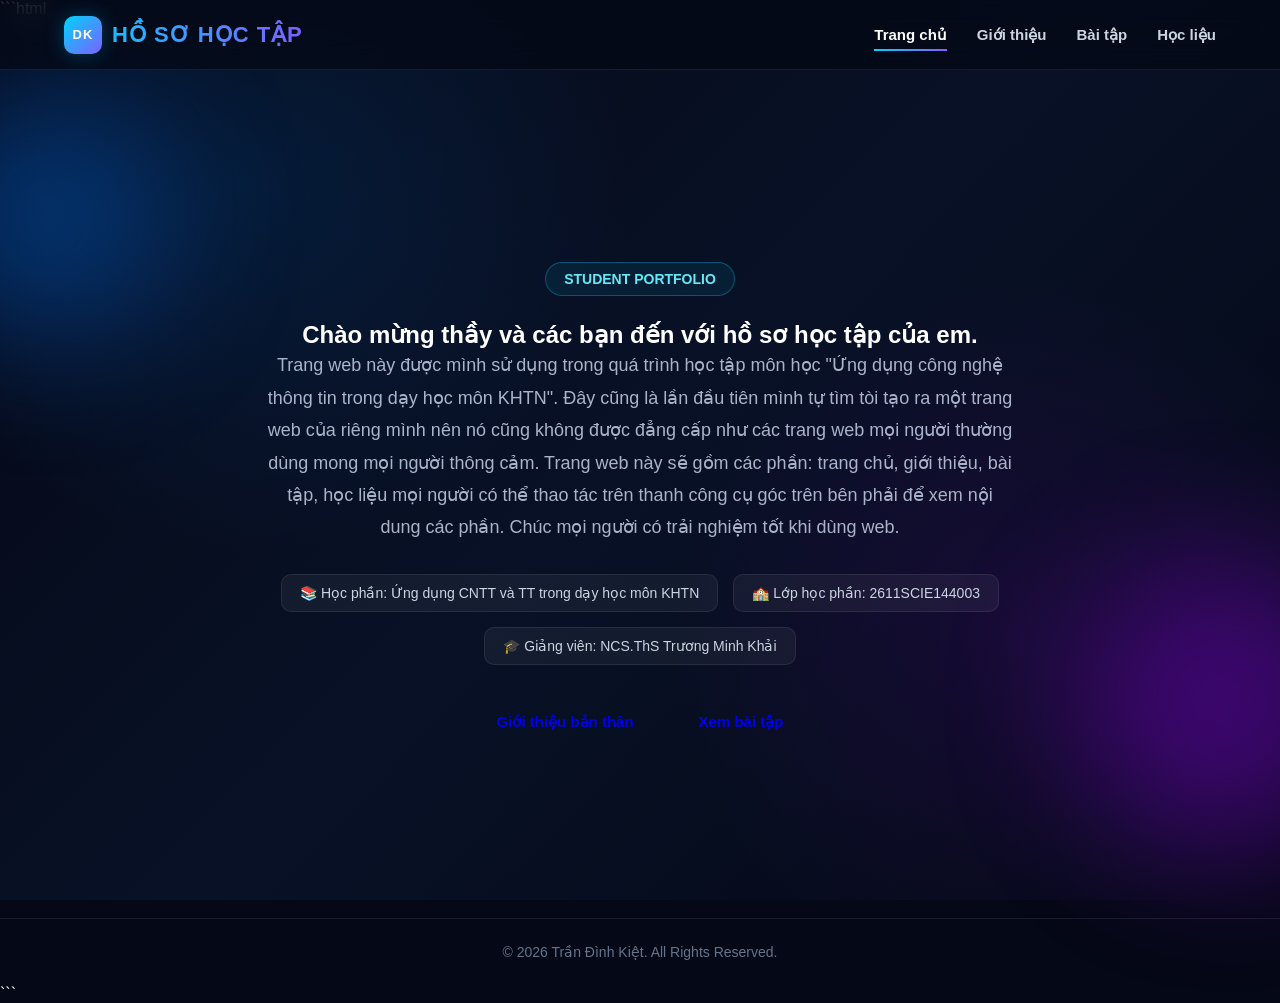
<file: index.html>
```html
<!DOCTYPE html>
<html lang="vi">
<head>
    <meta charset="UTF-8">
    <meta name="viewport" content="width=device-width, initial-scale=1.0">
    <meta name="description" content="Portfolio cá nhân">
    <title>Portfolio | Trang chủ</title>
    <link rel="stylesheet" href="styles.css">
</head>

<body>

<canvas id="particles"></canvas>
<div class="background"></div>
<div class="orb one"></div>
<div class="orb two"></div>

<header class="navbar">
    <div class="nav-container">

        <a href="index.html" class="logo">
            <span>HỒ SƠ HỌC TẬP</span>
        </a>

        <nav>
            <ul class="nav-menu">
                <li><a href="index.html" class="active">Trang chủ</a></li>
                <li><a href="about.html">Giới thiệu</a></li>
                <li><a href="exercises.html">Bài tập</a></li>
                <li><a href="hoclieu.html">Học liệu</a></li> 
            </ul>
        </nav>

    </div>
</header>

<main>

<section class="home">

    <div class="hero">

        <div class="badge">
            STUDENT PORTFOLIO
        </div>

        <h2>
            Chào mừng thầy và các bạn đến với hồ sơ học tập của em. 
        </h2>

        <p class="hero-description">
           Trang web này được mình sử dụng trong quá trình học tập môn học "Ứng dụng công nghệ thông tin trong dạy học môn KHTN". Đây cũng là lần đầu tiên mình tự tìm tòi tạo ra một trang web của 
            riêng mình nên nó cũng không được đẳng cấp như các trang web mọi người thường dùng mong mọi người thông cảm. Trang web này sẽ gồm các phần: trang chủ, giới thiệu, bài tập, học liệu mọi người 
            có thể thao tác trên thanh công cụ góc trên bên phải để xem nội dung các phần. Chúc mọi người có trải nghiệm tốt khi dùng web.
        </p>

        <div class="info">

            <span>📚 Học phần: Ứng dụng CNTT và TT trong dạy học môn KHTN</span>
            <span>🏫 Lớp học phần: 2611SCIE144003</span>
            <span>🎓 Giảng viên: NCS.ThS Trương Minh Khải</span>
            
            

        </div>

        <div class="buttons">

            <a href="about.html" class="btn primary">
                Giới thiệu bản thân
            </a>

            <a href="exercises.html" class="btn secondary">
                Xem bài tập
            </a>

        </div>

    </div>

</section>

</main>

<footer>
    © 2026 Trần Đình Kiệt. All Rights Reserved.
</footer>

<script src="script.js"></script>

</body>
</html>
```
</file>
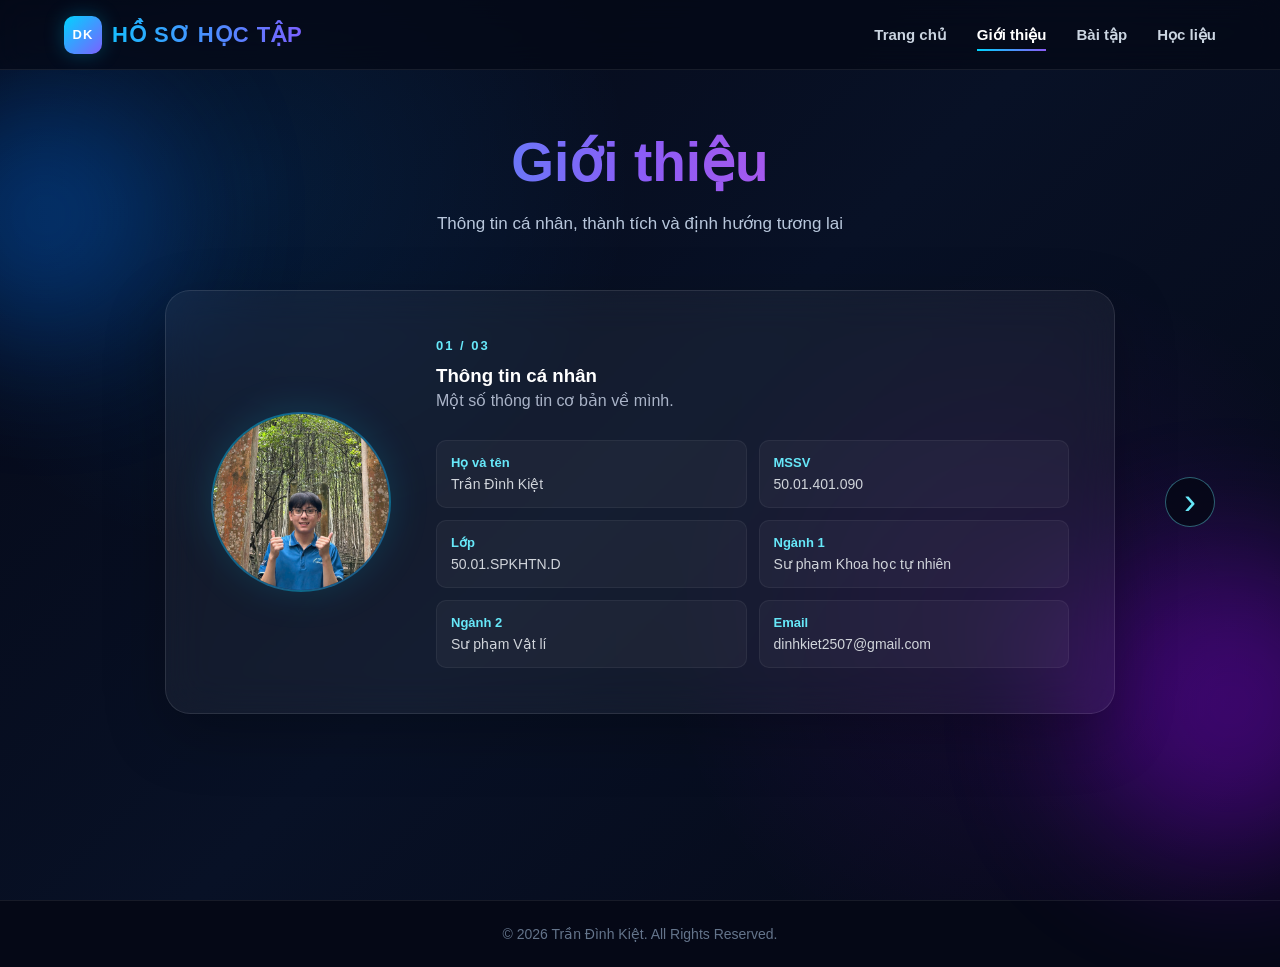
<file: about.html>
<!DOCTYPE html>
<html lang="vi">
<head>
    <meta charset="UTF-8">
    <meta name="viewport" content="width=device-width, initial-scale=1.0">
    <meta name="description" content="Giới thiệu bản thân">
    <title>Portfolio | Giới thiệu</title>
    <link rel="stylesheet" href="styles.css">
</head>

<body>

<canvas id="particles"></canvas>
<div class="background"></div>
<div class="orb one"></div>
<div class="orb two"></div>

<header class="navbar">
    <div class="nav-container">

        <!-- LOGO - BẤM VÀO SẼ VỀ TRANG CHỦ -->
        <a href="index.html" class="logo">
            <span>HỒ SƠ HỌC TẬP</span>
        </a>

        <nav>
            <ul class="nav-menu">
                <li><a href="index.html">Trang chủ</a></li>
                <li><a href="about.html" class="active">Giới thiệu</a></li>
                <li><a href="exercises.html">Bài tập</a></li>
<li><a href="hoclieu.html">Học liệu</a></li>            </ul>
        </nav>

    </div>
</header>


<main>

<section class="page-section">

    <div class="container">

        <!-- TIÊU ĐỀ -->
        <div class="section-title">
            <h1>Giới thiệu</h1>

            <p>
                Thông tin cá nhân, thành tích và định hướng tương lai
            </p>
            
        </div>


        <!-- =========================
             KHUNG 3 THẺ
        ========================== -->

        <div class="about-slider">


            <!-- NÚT <
            Thẻ đầu tiên sẽ tự động ẩn nút này -->
           <button
    class="slider-btn slider-prev"
    id="prevAbout"
    type="button"
    aria-label="Thẻ trước">
    ‹
</button>

            <!-- =========================
                 THẺ 1
                 THÔNG TIN CÁ NHÂN
            ========================== -->

            <div class="about-slide active">

                <div class="about-card">

                    <!-- ẢNH / AVATAR -->

                   <div class="avatar">
    <img src="avatar.jpg" alt="Ảnh đại diện">
</div>

                    <!-- NỘI DUNG -->

                    <div class="about-content">

                        <div class="slide-number">
                            01 / 03
                        </div>

                        <h3>
                            Thông tin cá nhân
                        </h3>
                        <p>
                            Một số thông tin cơ bản về mình.
                        </p>
                        <div class="personal-info">

                            <div class="personal-item">
                                <strong>Họ và tên</strong>
                                <span>Trần Đình Kiệt</span>
                            </div>

                            <div class="personal-item">
                                <strong>MSSV</strong>
                                <span>50.01.401.090</span>
                            </div>

                            <div class="personal-item">
                                <strong>Lớp</strong>
                                <span>50.01.SPKHTN.D</span>
                            </div>

                            <div class="personal-item">
                                <strong>Ngành 1</strong>
                                <span>Sư phạm Khoa học tự nhiên</span>
                            </div>

                            <div class="personal-item">
                                <strong>Ngành 2</strong>
                                <span>Sư phạm Vật lí</span>
                            </div>

                            <div class="personal-item">
                                <strong>Email</strong>
                                <span>dinhkiet2507@gmail.com</span>
                            </div>

                        </div>

                    </div>

                </div>

            </div>


            <!-- =========================
                 THẺ 2
                 THÀNH TÍCH
            ========================== -->

            <div class="about-slide">

                <div class="about-card">

                    <!-- ICON -->

                    <div>
                        <div class="achievement-icon">
                            🏆
                        </div>
                    </div>


                    <!-- NỘI DUNG -->

                    <div class="about-content">

                        <div class="slide-number">
                            02 / 03
                        </div>

                        <h3>
                            Thành tích
                        </h3>

                        <p>
                            Một số thành tích, hoạt động và
                            kết quả nổi bật trong quá trình
                            học tập.
                        </p>


                        <div class="achievement-list">


                            <div class="achievement-item">

                                <div class="achievement-year">
                                    2025
                                </div>

                                <div>

                                    <h3>
                                        SPhO XXVII
                                    </h3>

                                    <p>
                                        Giải nhì Olympic Vật lí sinh viên toàn quốc lần thứ 27 (Nhất thực nghiệm, nhì bài tập, nhì trắc nghiệm)
                                    </p>

                                </div>

                            </div>


                            <div class="achievement-item">

                                <div class="achievement-year">
                                    2025
                                </div>

                                <div>

                                    <h3>
                                        Hoạt động đoàn, hội
                                    </h3>

                                    <p>
                                        Đạt danh hiệu sinh viên 5 tốt cấp liên chi hội
                                    </p>

                                </div>

                            </div>


                            <div class="achievement-item">

                                <div class="achievement-year">
                                    2026-...
                                </div>

                                <div>

                                    <h3>
                                        Chứng chỉ
                                    </h3>

                                    <p>
                                        Hiện đang bổ sung
                                    </p>

                                </div>

                            </div>


                        </div>

                    </div>

                </div>

            </div>


            <!-- =========================
                 THẺ 3
                 ĐỊNH HƯỚNG TƯƠNG LAI
            ========================== -->

            <div class="about-slide">

                <div class="about-card">

                    <!-- ICON -->

                    <div>
                        <div class="future-icon">
                            🚀
                        </div>
                    </div>


                    <!-- NỘI DUNG -->

                    <div class="about-content">

                        <div class="slide-number">
                            03 / 03
                        </div>

                        <h3>
                            Định hướng tương lai
                        </h3>

                        <p>
                            Những mục tiêu mà mình muốn
                            hướng tới trong học tập và
                            nghề nghiệp trong tương lai.
                        </p>


                        <div class="future-list">


                            <div class="future-item">

                                <span>
                                    01
                                </span>

                                <div>

                                    <h3>
                                        Phát triển chuyên môn
                                    </h3>

                                    <p>
                                        Tiếp tục học tập và nâng cao
                                        kiến thức chuyên ngành.
                                    </p>

                                </div>

                            </div>


                            <div class="future-item">

                                <span>
                                    02
                                </span>

                                <div>

                                    <h3>
                                        Nâng cao kỹ năng
                                    </h3>

                                    <p>
                                        Phát triển kỹ năng công nghệ,
                                        tư duy sáng tạo và khả năng
                                        giải quyết vấn đề.
                                    </p>

                                </div>

                            </div>


                            <div class="future-item">

                                <span>
                                    03
                                </span>

                                <div>

                                    <h3>
                                        Mục tiêu nghề nghiệp
                                    </h3>

                                    <p>
                                        Hướng tới một công việc
                                        phù hợp với sở thích,
                                        năng lực và chuyên môn.
                                    </p>

                                </div>

                            </div>


                        </div>

                    </div>

                </div>

            </div>


            <!-- NÚT >
            Thẻ cuối sẽ tự động ẩn nút này -->

           <button
    class="slider-btn slider-next"
    id="nextAbout"
    type="button"
    aria-label="Thẻ tiếp theo">
    ›
</button>

        </div>

    </div>

</section>

</main>


<footer>
    © 2026 Trần Đình Kiệt. All Rights Reserved.
</footer>


<script src="script.js"></script>

</body>
</html>
</file>
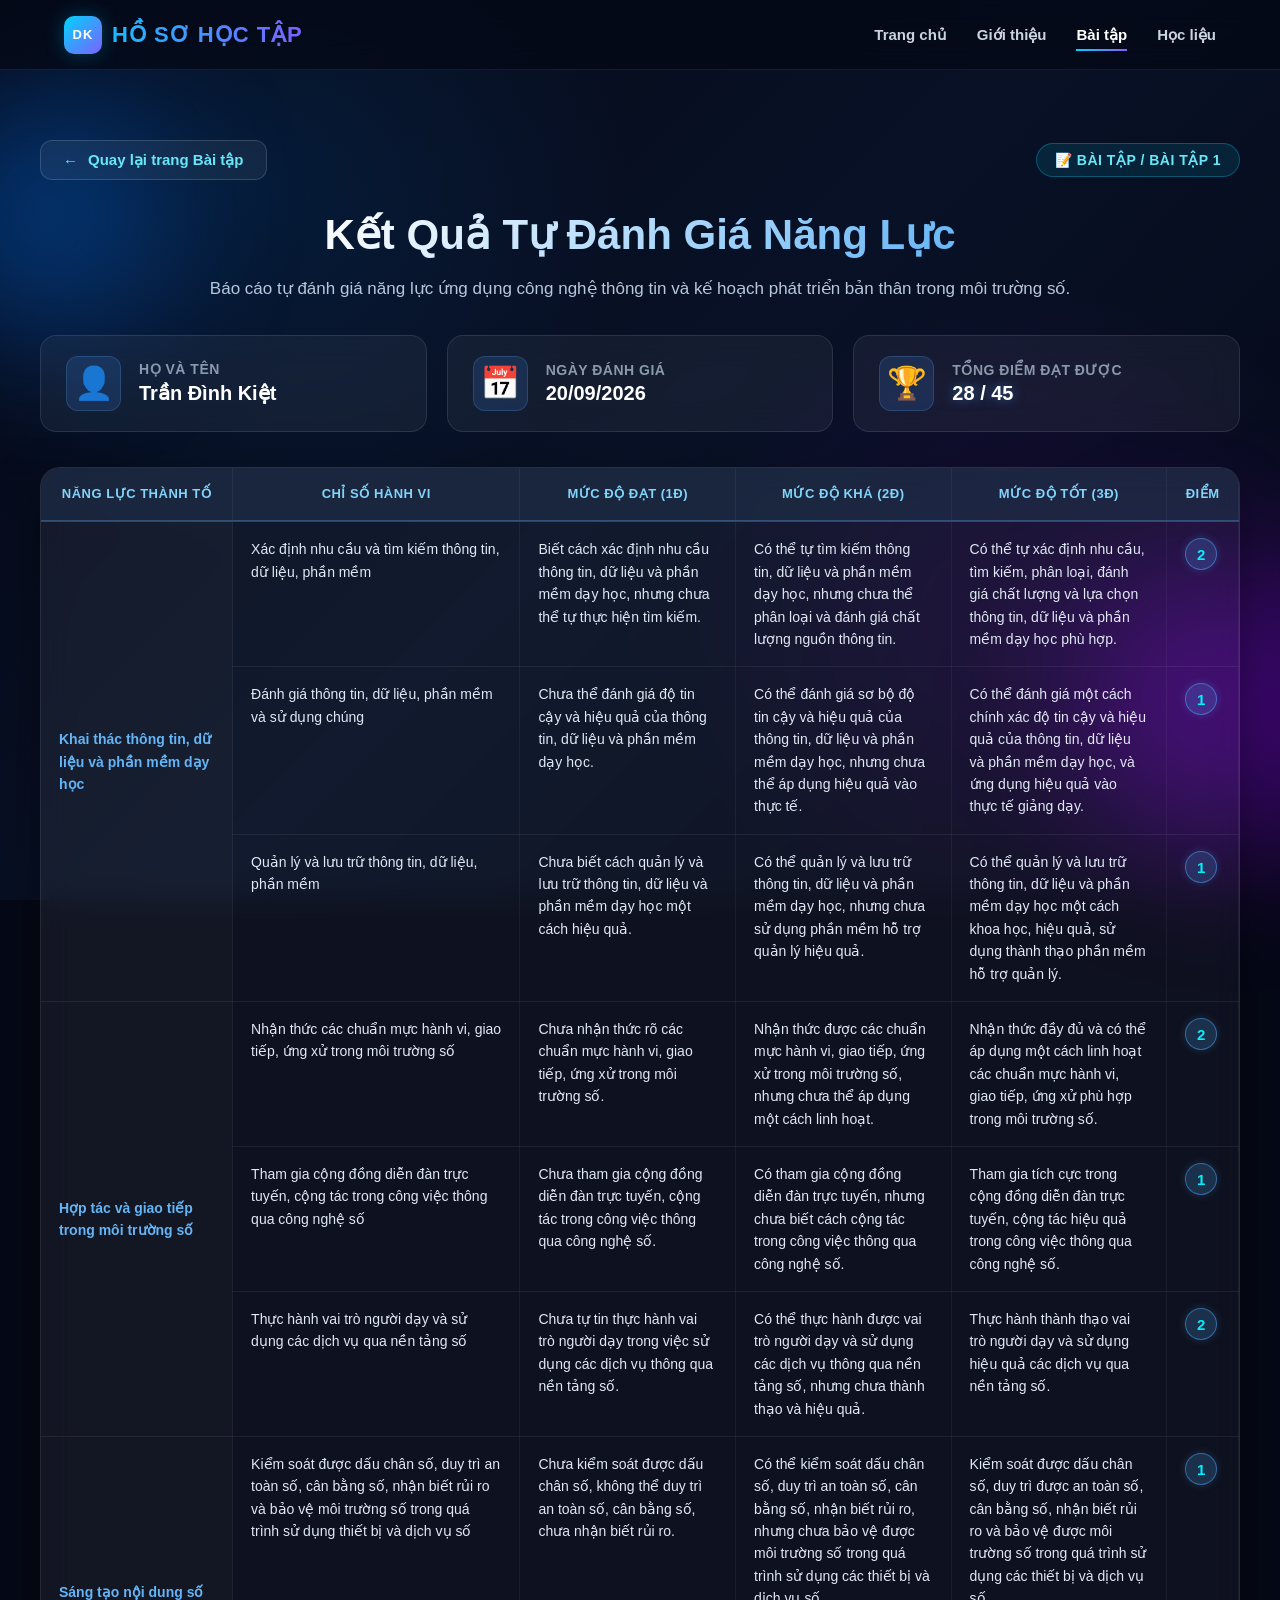
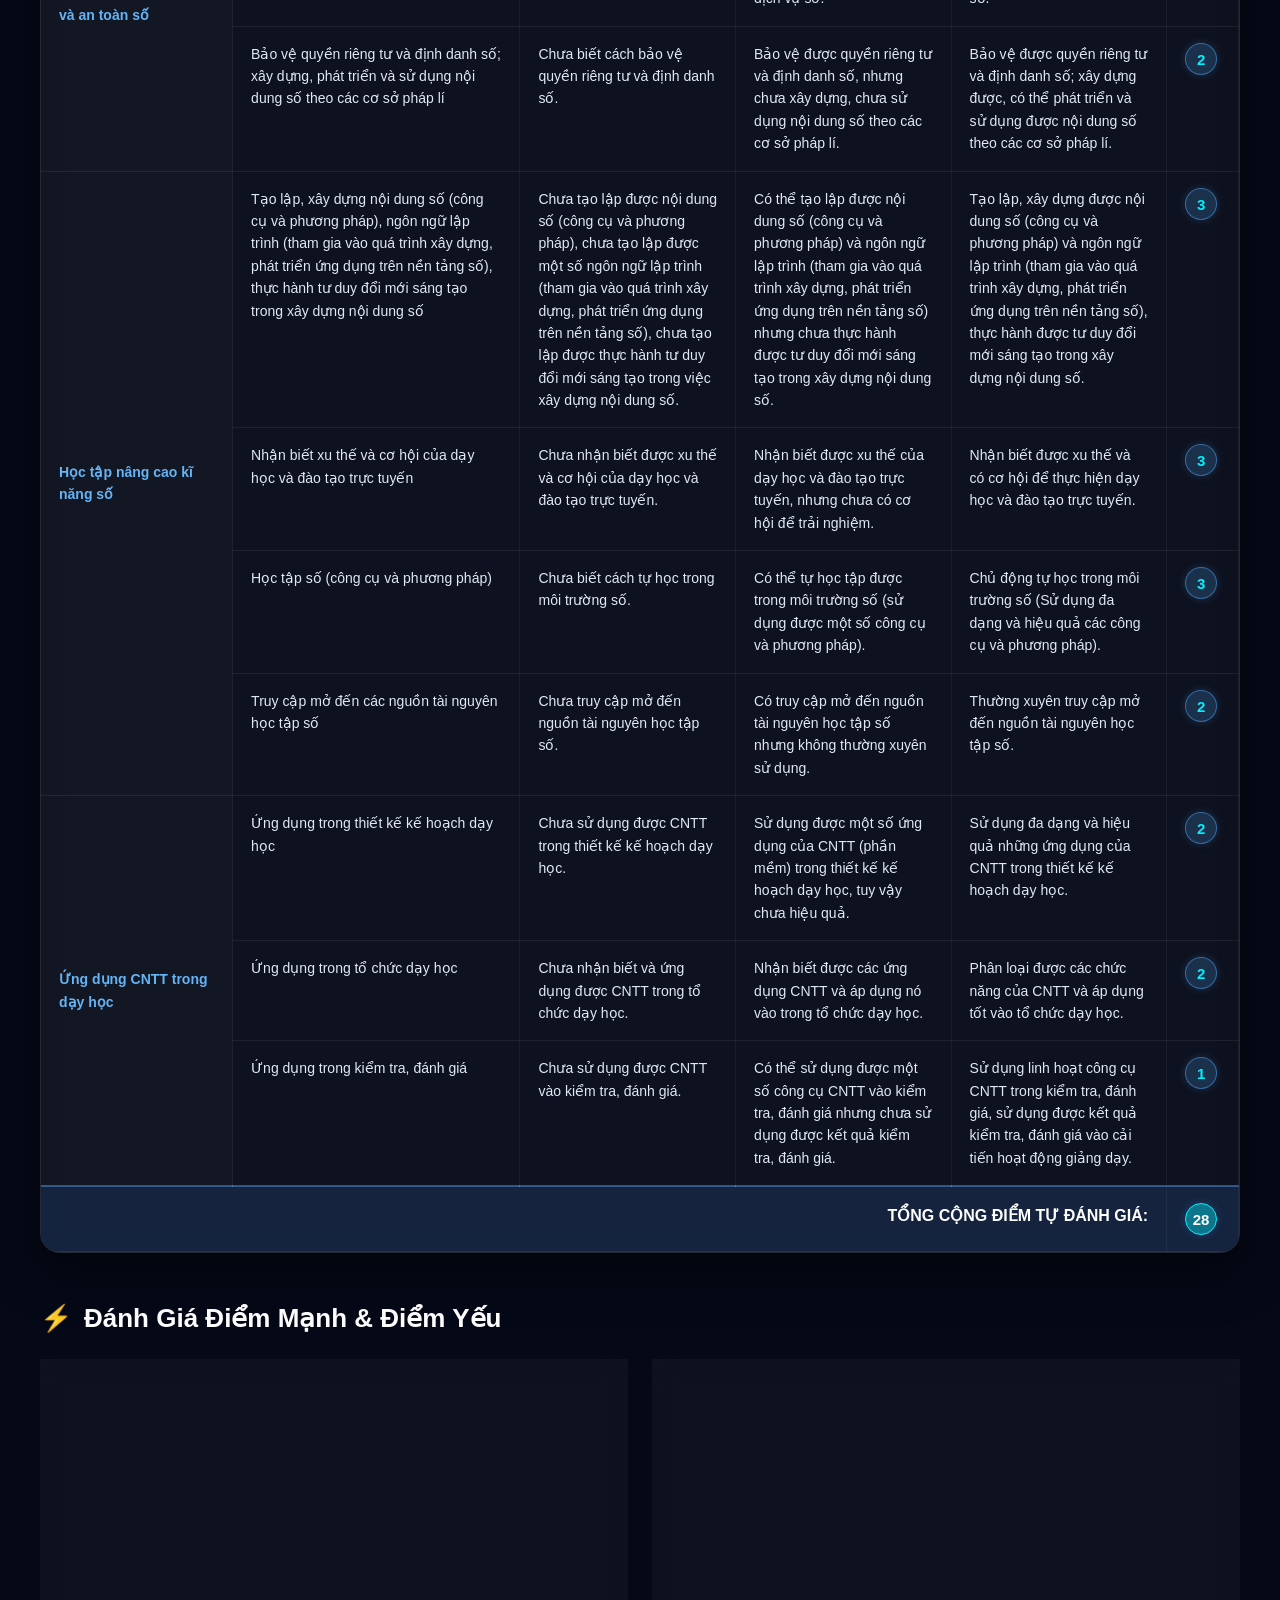
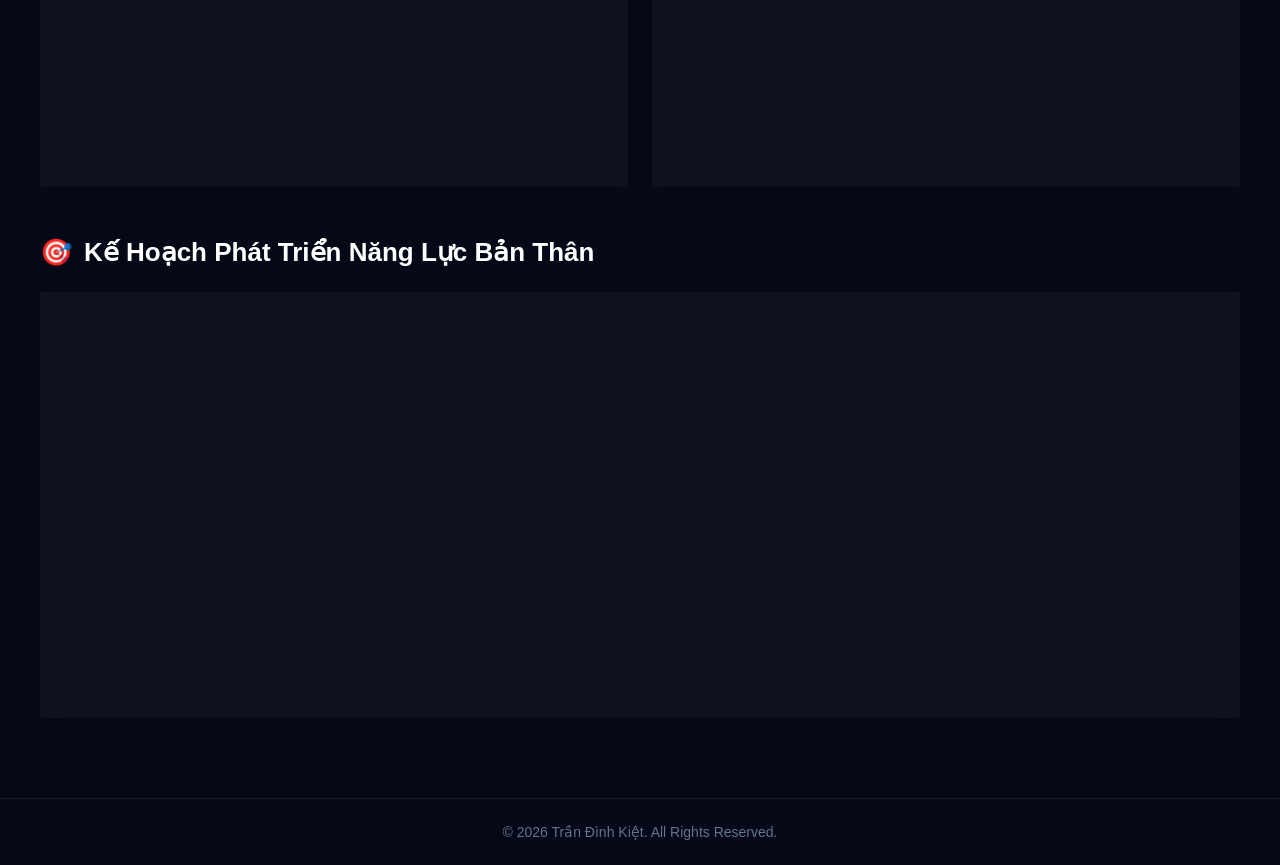
<file: bai1.html>
<!DOCTYPE html>
<html lang="vi">

<head>
    <meta charset="UTF-8">
    <meta name="viewport" content="width=device-width, initial-scale=1.0">

    <meta name="description" content="Bài tập 1: Tự đánh giá năng lực - Hồ sơ học tập">
    <title>Bài tập 1 - Kết Quả Tự Đánh Giá | Hồ Sơ Học Tập</title>

    <link rel="stylesheet" href="styles.css">

    <style>
        /* =================================
           TỰ ĐÁNH GIÁ - GLASSMORPHISM STYLES
        ================================= */

        .assessment-section {
            min-height: 100vh;
            padding: 140px 20px 80px;
        }

        .assessment-header {
            text-align: center;
            max-width: 900px;
            margin: 0 auto 30px;
        }

        .assessment-header h1 {
            font-size: 42px;
            margin-bottom: 15px;
            color: #ffffff;
        }

        .assessment-header p {
            color: #b8c7dc;
            font-size: 17px;
            line-height: 1.8;
        }

        /* Action Toolbar & Navigation Back Button */
        .top-navigation-bar {
            max-width: 1200px;
            margin: 0 auto 30px;
            display: flex;
            align-items: center;
            justify-content: space-between;
            flex-wrap: wrap;
            gap: 15px;
        }

        .btn-back {
            display: inline-flex;
            align-items: center;
            gap: 10px;
            padding: 10px 22px;
            border-radius: 12px;
            background: rgba(255, 255, 255, 0.06);
            border: 1px solid rgba(255, 255, 255, 0.15);
            color: #67e8f9;
            font-size: 15px;
            font-weight: 600;
            text-decoration: none;
            backdrop-filter: blur(10px);
            transition: all 0.3s ease;
        }

        .btn-back:hover {
            background: rgba(0, 212, 255, 0.15);
            border-color: rgba(0, 212, 255, 0.4);
            color: #ffffff;
            transform: translateX(-5px);
            box-shadow: 0 5px 20px rgba(0, 212, 255, 0.2);
        }

        .badge-exercise {
            display: inline-flex;
            align-items: center;
            gap: 8px;
            padding: 8px 18px;
            border-radius: 50px;
            background: rgba(0, 212, 255, 0.1);
            border: 1px solid rgba(0, 212, 255, 0.3);
            color: #67e8f9;
            font-size: 14px;
            font-weight: 700;
            letter-spacing: 0.5px;
            text-transform: uppercase;
        }

        .gradient-text {
            background: linear-gradient(135deg, #ffffff 0%, #64b5f6 100%);
            -webkit-background-clip: text;
            -webkit-text-fill-color: transparent;
        }

        /* Profile Summary Card */
        .info-card-container {
            max-width: 1200px;
            margin: 0 auto 35px;
            display: grid;
            grid-template-columns: repeat(auto-fit, minmax(280px, 1fr));
            gap: 20px;
        }

        .info-card {
            background: rgba(255, 255, 255, 0.05);
            border: 1px solid rgba(255, 255, 255, 0.10);
            backdrop-filter: blur(15px);
            border-radius: 16px;
            padding: 20px 25px;
            display: flex;
            align-items: center;
            gap: 18px;
            transition: transform 0.3s ease;
        }

        .info-card:hover {
            transform: translateY(-4px);
            border-color: rgba(80, 180, 255, 0.4);
        }

        .info-icon {
            font-size: 32px;
            background: rgba(70, 150, 255, 0.15);
            width: 55px;
            height: 55px;
            display: flex;
            align-items: center;
            justify-content: center;
            border-radius: 12px;
            border: 1px solid rgba(100, 180, 255, 0.2);
        }

        .info-detail h3 {
            font-size: 14px;
            color: #8a99ad;
            margin-bottom: 4px;
            text-transform: uppercase;
            letter-spacing: 0.5px;
        }

        .info-detail p {
            font-size: 20px;
            font-weight: 700;
            color: #ffffff;
            margin: 0;
        }

        .score-highlight {
            color: #4facfe;
            text-shadow: 0 0 12px rgba(79, 172, 254, 0.5);
        }

        /* Glassmorphism Table Design */
        .table-wrapper {
            max-width: 1200px;
            margin: 0 auto 50px;
            border-radius: 20px;
            overflow: hidden;
            background: rgba(255, 255, 255, 0.04);
            border: 1px solid rgba(255, 255, 255, 0.10);
            backdrop-filter: blur(15px);
            box-shadow: 0 20px 50px rgba(0, 0, 0, 0.4);
        }

        .glass-table {
            width: 100%;
            border-collapse: collapse;
            color: #e1e9f5;
            text-align: left;
        }

        .glass-table th, 
        .glass-table td {
            padding: 16px 18px;
            border-bottom: 1px solid rgba(255, 255, 255, 0.07);
            border-right: 1px solid rgba(255, 255, 255, 0.05);
            font-size: 14px;
            line-height: 1.6;
            vertical-align: top;
        }

        .glass-table th {
            background: rgba(30, 45, 70, 0.7);
            color: #81d4fa;
            font-weight: 600;
            text-transform: uppercase;
            font-size: 13px;
            letter-spacing: 0.5px;
            border-bottom: 2px solid rgba(100, 180, 255, 0.3);
            text-align: center;
        }

        .glass-table tbody tr {
            transition: background 0.25s ease;
        }

        .glass-table tbody tr:hover {
            background: rgba(255, 255, 255, 0.06);
        }

        .glass-table td.cat-header {
            background: rgba(255, 255, 255, 0.02);
            font-weight: 600;
            color: #64b5f6;
            vertical-align: middle;
        }

        .score-badge {
            display: inline-block;
            width: 32px;
            height: 32px;
            line-height: 32px;
            text-align: center;
            border-radius: 50%;
            background: rgba(79, 172, 254, 0.2);
            border: 1px solid rgba(79, 172, 254, 0.5);
            color: #00f2fe;
            font-weight: 700;
            font-size: 15px;
            box-shadow: 0 0 10px rgba(79, 172, 254, 0.2);
        }

        .total-row {
            background: rgba(40, 90, 160, 0.25) !important;
            font-weight: bold;
        }

        .total-row td {
            border-top: 2px solid rgba(100, 180, 255, 0.4);
            font-size: 16px;
            color: #ffffff;
        }

        /* Swot & Action Plan Cards */
        .section-title {
            max-width: 1200px;
            margin: 50px auto 25px;
            font-size: 26px;
            color: #ffffff;
            display: flex;
            align-items: center;
            gap: 12px;
        }

        .swot-grid {
            max-width: 1200px;
            margin: 0 auto 40px;
            display: grid;
            grid-template-columns: repeat(2, 1fr);
            gap: 25px;
        }

        .swot-card {
            background: rgba(255, 255, 255, 0.04);
            border: 1px solid rgba(255, 255, 255, 0.10);
            backdrop-filter: blur(15px);
            border-radius: 20px;
            padding: 30px;
            transition: transform 0.3s ease, border-color 0.3s ease;
        }

        .swot-card:hover {
            transform: translateY(-5px);
        }

        .swot-card.strengths {
            border-top: 4px solid #4caf50;
        }

        .swot-card.weaknesses {
            border-top: 4px solid #ff5252;
        }

        .swot-card h3 {
            font-size: 20px;
            margin-bottom: 20px;
            display: flex;
            align-items: center;
            gap: 10px;
        }

        .swot-card.strengths h3 { color: #81c784; }
        .swot-card.weaknesses h3 { color: #ff8a80; }

        .swot-card ul {
            list-style: none;
            padding: 0;
            margin: 0;
        }

        .swot-card li {
            position: relative;
            padding-left: 24px;
            margin-bottom: 12px;
            color: #c0d1e5;
            line-height: 1.6;
            font-size: 14px;
        }

        .swot-card.strengths li::before {
            content: "✓";
            position: absolute;
            left: 0;
            color: #66bb6a;
            font-weight: bold;
        }

        .swot-card.weaknesses li::before {
            content: "✕";
            position: absolute;
            left: 0;
            color: #ff5252;
            font-weight: bold;
        }

        /* Action Plan Card */
        .plan-card {
            max-width: 1200px;
            margin: 0 auto;
            background: rgba(255, 255, 255, 0.04);
            border: 1px solid rgba(255, 255, 255, 0.10);
            border-top: 4px solid #00f2fe;
            backdrop-filter: blur(15px);
            border-radius: 20px;
            padding: 35px;
        }

        .plan-card ul {
            list-style: none;
            padding: 0;
            margin: 0;
            display: grid;
            grid-template-columns: repeat(2, 1fr);
            gap: 20px;
        }

        .plan-card li {
            position: relative;
            padding-left: 30px;
            color: #d1e3f8;
            font-size: 14px;
            line-height: 1.7;
            background: rgba(255, 255, 255, 0.02);
            padding: 15px 18px 15px 38px;
            border-radius: 12px;
            border: 1px solid rgba(255, 255, 255, 0.05);
        }

        .plan-card li::before {
            content: "➔";
            position: absolute;
            left: 14px;
            top: 15px;
            color: #00f2fe;
        }

        /* Responsive Design */
        @media (max-width: 1024px) {
            .table-wrapper {
                overflow-x: auto;
            }
            .glass-table {
                min-width: 850px;
            }
            .plan-card ul {
                grid-template-columns: 1fr;
            }
        }

        @media (max-width: 768px) {
            .swot-grid {
                grid-template-columns: 1fr;
            }
            .assessment-header h1 {
                font-size: 32px;
            }
            .assessment-section {
                padding-top: 110px;
            }
            .top-navigation-bar {
                flex-direction: column-reverse;
                align-items: flex-start;
            }
        }
    </style>
</head>

<body>

    <!-- =================================
         PARTICLE BACKGROUND
    ================================= -->
    <canvas id="particles"></canvas>
    <div class="background"></div>
    <div class="orb one"></div>
    <div class="orb two"></div>

    <!-- =================================
         NAVBAR
    ================================= -->
    <header class="navbar">
        <div class="nav-container">
            <a href="index.html" class="logo">
                <span>HỒ SƠ HỌC TẬP</span>
            </a>
            <nav>
                <ul class="nav-menu">
                    <li><a href="index.html">Trang chủ</a></li>
                    <li><a href="about.html">Giới thiệu</a></li>
                    <li><a href="exercises.html" class="active">Bài tập</a></li>
                    <li><a href="hoclieu.html">Học liệu</a></li>
                </ul>
            </nav>
        </div>
    </header>

    <!-- =================================
         NỘI DUNG TỰ ĐÁNH GIÁ
    ================================= -->
    <main>
        <section class="assessment-section">

            <!-- TOP NAVIGATION TOOLBAR WITH BACK BUTTON -->
            <div class="top-navigation-bar">
                <a href="exercises.html" class="btn-back">
                    <span>←</span> Quay lại trang Bài tập
                </a>
                <div class="badge-exercise">
                    📝 BÀI TẬP / BÀI TẬP 1
                </div>
            </div>

            <div class="assessment-header">
                <h1><span class="gradient-text">Kết Quả Tự Đánh Giá Năng Lực</span></h1>
                <p>Báo cáo tự đánh giá năng lực ứng dụng công nghệ thông tin và kế hoạch phát triển bản thân trong môi trường số.</p>
            </div>

            <!-- PROFILE SUMMARY CARDS -->
            <div class="info-card-container">
                <div class="info-card">
                    <div class="info-icon">👤</div>
                    <div class="info-detail">
                        <h3>Họ và tên</h3>
                        <p>Trần Đình Kiệt</p>
                    </div>
                </div>

                <div class="info-card">
                    <div class="info-icon">📅</div>
                    <div class="info-detail">
                        <h3>Ngày đánh giá</h3>
                        <p>20/09/2026</p>
                    </div>
                </div>

                <div class="info-card">
                    <div class="info-icon">🏆</div>
                    <div class="info-detail">
                        <h3>Tổng điểm đạt được</h3>
                        <p class="score-highlight">28 / 45</p>
                    </div>
                </div>
            </div>

            <!-- ASSESSMENT TABLE -->
            <div class="table-wrapper">
                <table class="glass-table">
                    <thead>
                        <tr>
                            <th style="width: 16%;">Năng lực thành tố</th>
                            <th style="width: 24%;">Chỉ số hành vi</th>
                            <th style="width: 18%;">Mức độ Đạt (1đ)</th>
                            <th style="width: 18%;">Mức độ Khá (2đ)</th>
                            <th style="width: 18%;">Mức độ Tốt (3đ)</th>
                            <th style="width: 6%; text-align: center;">Điểm</th>
                        </tr>
                    </thead>
                    <tbody>
                        <!-- NHÓM 1 -->
                        <tr>
                            <td rowspan="3" class="cat-header">Khai thác thông tin, dữ liệu và phần mềm dạy học</td>
                            <td>Xác định nhu cầu và tìm kiếm thông tin, dữ liệu, phần mềm</td>
                            <td>Biết cách xác định nhu cầu thông tin, dữ liệu và phần mềm dạy học, nhưng chưa thể tự thực hiện tìm kiếm.</td>
                            <td>Có thể tự tìm kiếm thông tin, dữ liệu và phần mềm dạy học, nhưng chưa thể phân loại và đánh giá chất lượng nguồn thông tin.</td>
                            <td>Có thể tự xác định nhu cầu, tìm kiếm, phân loại, đánh giá chất lượng và lựa chọn thông tin, dữ liệu và phần mềm dạy học phù hợp.</td>
                            <td class="text-center"><span class="score-badge">2</span></td>
                        </tr>
                        <tr>
                            <td>Đánh giá thông tin, dữ liệu, phần mềm và sử dụng chúng</td>
                            <td>Chưa thể đánh giá độ tin cậy và hiệu quả của thông tin, dữ liệu và phần mềm dạy học.</td>
                            <td>Có thể đánh giá sơ bộ độ tin cậy và hiệu quả của thông tin, dữ liệu và phần mềm dạy học, nhưng chưa thể áp dụng hiệu quả vào thực tế.</td>
                            <td>Có thể đánh giá một cách chính xác độ tin cậy và hiệu quả của thông tin, dữ liệu và phần mềm dạy học, và ứng dụng hiệu quả vào thực tế giảng dạy.</td>
                            <td class="text-center"><span class="score-badge">1</span></td>
                        </tr>
                        <tr>
                            <td>Quản lý và lưu trữ thông tin, dữ liệu, phần mềm</td>
                            <td>Chưa biết cách quản lý và lưu trữ thông tin, dữ liệu và phần mềm dạy học một cách hiệu quả.</td>
                            <td>Có thể quản lý và lưu trữ thông tin, dữ liệu và phần mềm dạy học, nhưng chưa sử dụng phần mềm hỗ trợ quản lý hiệu quả.</td>
                            <td>Có thể quản lý và lưu trữ thông tin, dữ liệu và phần mềm dạy học một cách khoa học, hiệu quả, sử dụng thành thạo phần mềm hỗ trợ quản lý.</td>
                            <td class="text-center"><span class="score-badge">1</span></td>
                        </tr>

                        <!-- NHÓM 2 -->
                        <tr>
                            <td rowspan="3" class="cat-header">Hợp tác và giao tiếp trong môi trường số</td>
                            <td>Nhận thức các chuẩn mực hành vi, giao tiếp, ứng xử trong môi trường số</td>
                            <td>Chưa nhận thức rõ các chuẩn mực hành vi, giao tiếp, ứng xử trong môi trường số.</td>
                            <td>Nhận thức được các chuẩn mực hành vi, giao tiếp, ứng xử trong môi trường số, nhưng chưa thể áp dụng một cách linh hoạt.</td>
                            <td>Nhận thức đầy đủ và có thể áp dụng một cách linh hoạt các chuẩn mực hành vi, giao tiếp, ứng xử phù hợp trong môi trường số.</td>
                            <td class="text-center"><span class="score-badge">2</span></td>
                        </tr>
                        <tr>
                            <td>Tham gia cộng đồng diễn đàn trực tuyến, cộng tác trong công việc thông qua công nghệ số</td>
                            <td>Chưa tham gia cộng đồng diễn đàn trực tuyến, cộng tác trong công việc thông qua công nghệ số.</td>
                            <td>Có tham gia cộng đồng diễn đàn trực tuyến, nhưng chưa biết cách cộng tác trong công việc thông qua công nghệ số.</td>
                            <td>Tham gia tích cực trong cộng đồng diễn đàn trực tuyến, cộng tác hiệu quả trong công việc thông qua công nghệ số.</td>
                            <td class="text-center"><span class="score-badge">1</span></td>
                        </tr>
                        <tr>
                            <td>Thực hành vai trò người dạy và sử dụng các dịch vụ qua nền tảng số</td>
                            <td>Chưa tự tin thực hành vai trò người dạy trong việc sử dụng các dịch vụ thông qua nền tảng số.</td>
                            <td>Có thể thực hành được vai trò người dạy và sử dụng các dịch vụ thông qua nền tảng số, nhưng chưa thành thạo và hiệu quả.</td>
                            <td>Thực hành thành thạo vai trò người dạy và sử dụng hiệu quả các dịch vụ qua nền tảng số.</td>
                            <td class="text-center"><span class="score-badge">2</span></td>
                        </tr>

                        <!-- NHÓM 3 -->
                        <tr>
                            <td rowspan="2" class="cat-header">Sáng tạo nội dung số và an toàn số</td>
                            <td>Kiểm soát được dấu chân số, duy trì an toàn số, cân bằng số, nhận biết rủi ro và bảo vệ môi trường số trong quá trình sử dụng thiết bị và dịch vụ số</td>
                            <td>Chưa kiểm soát được dấu chân số, không thể duy trì an toàn số, cân bằng số, chưa nhận biết rủi ro.</td>
                            <td>Có thể kiểm soát dấu chân số, duy trì an toàn số, cân bằng số, nhận biết rủi ro, nhưng chưa bảo vệ được môi trường số trong quá trình sử dụng các thiết bị và dịch vụ số.</td>
                            <td>Kiểm soát được dấu chân số, duy trì được an toàn số, cân bằng số, nhận biết rủi ro và bảo vệ được môi trường số trong quá trình sử dụng các thiết bị và dịch vụ số.</td>
                            <td class="text-center"><span class="score-badge">1</span></td>
                        </tr>
                        <tr>
                            <td>Bảo vệ quyền riêng tư và định danh số; xây dựng, phát triển và sử dụng nội dung số theo các cơ sở pháp lí</td>
                            <td>Chưa biết cách bảo vệ quyền riêng tư và định danh số.</td>
                            <td>Bảo vệ được quyền riêng tư và định danh số, nhưng chưa xây dựng, chưa sử dụng nội dung số theo các cơ sở pháp lí.</td>
                            <td>Bảo vệ được quyền riêng tư và định danh số; xây dựng được, có thể phát triển và sử dụng được nội dung số theo các cơ sở pháp lí.</td>
                            <td class="text-center"><span class="score-badge">2</span></td>
                        </tr>

                        <!-- NHÓM 4 -->
                        <tr>
                            <td rowspan="4" class="cat-header">Học tập nâng cao kĩ năng số</td>
                            <td>Tạo lập, xây dựng nội dung số (công cụ và phương pháp), ngôn ngữ lập trình (tham gia vào quá trình xây dựng, phát triển ứng dụng trên nền tảng số), thực hành tư duy đổi mới sáng tạo trong xây dựng nội dung số</td>
                            <td>Chưa tạo lập được nội dung số (công cụ và phương pháp), chưa tạo lập được một số ngôn ngữ lập trình (tham gia vào quá trình xây dựng, phát triển ứng dụng trên nền tảng số), chưa tạo lập được thực hành tư duy đổi mới sáng tạo trong việc xây dựng nội dung số.</td>
                            <td>Có thể tạo lập được nội dung số (công cụ và phương pháp) và ngôn ngữ lập trình (tham gia vào quá trình xây dựng, phát triển ứng dụng trên nền tảng số) nhưng chưa thực hành được tư duy đổi mới sáng tạo trong xây dựng nội dung số.</td>
                            <td>Tạo lập, xây dựng được nội dung số (công cụ và phương pháp) và ngôn ngữ lập trình (tham gia vào quá trình xây dựng, phát triển ứng dụng trên nền tảng số), thực hành được tư duy đổi mới sáng tạo trong xây dựng nội dung số.</td>
                            <td class="text-center"><span class="score-badge">3</span></td>
                        </tr>
                        <tr>
                            <td>Nhận biết xu thế và cơ hội của dạy học và đào tạo trực tuyến</td>
                            <td>Chưa nhận biết được xu thế và cơ hội của dạy học và đào tạo trực tuyến.</td>
                            <td>Nhận biết được xu thế của dạy học và đào tạo trực tuyến, nhưng chưa có cơ hội để trải nghiệm.</td>
                            <td>Nhận biết được xu thế và có cơ hội để thực hiện dạy học và đào tạo trực tuyến.</td>
                            <td class="text-center"><span class="score-badge">3</span></td>
                        </tr>
                        <tr>
                            <td>Học tập số (công cụ và phương pháp)</td>
                            <td>Chưa biết cách tự học trong môi trường số.</td>
                            <td>Có thể tự học tập được trong môi trường số (sử dụng được một số công cụ và phương pháp).</td>
                            <td>Chủ động tự học trong môi trường số (Sử dụng đa dạng và hiệu quả các công cụ và phương pháp).</td>
                            <td class="text-center"><span class="score-badge">3</span></td>
                        </tr>
                        <tr>
                            <td>Truy cập mở đến các nguồn tài nguyên học tập số</td>
                            <td>Chưa truy cập mở đến nguồn tài nguyên học tập số.</td>
                            <td>Có truy cập mở đến nguồn tài nguyên học tập số nhưng không thường xuyên sử dụng.</td>
                            <td>Thường xuyên truy cập mở đến nguồn tài nguyên học tập số.</td>
                            <td class="text-center"><span class="score-badge">2</span></td>
                        </tr>

                        <!-- NHÓM 5 -->
                        <tr>
                            <td rowspan="3" class="cat-header">Ứng dụng CNTT trong dạy học</td>
                            <td>Ứng dụng trong thiết kế kế hoạch dạy học</td>
                            <td>Chưa sử dụng được CNTT trong thiết kế kế hoạch dạy học.</td>
                            <td>Sử dụng được một số ứng dụng của CNTT (phần mềm) trong thiết kế kế hoạch dạy học, tuy vậy chưa hiệu quả.</td>
                            <td>Sử dụng đa dạng và hiệu quả những ứng dụng của CNTT trong thiết kế kế hoạch dạy học.</td>
                            <td class="text-center"><span class="score-badge">2</span></td>
                        </tr>
                        <tr>
                            <td>Ứng dụng trong tổ chức dạy học</td>
                            <td>Chưa nhận biết và ứng dụng được CNTT trong tổ chức dạy học.</td>
                            <td>Nhận biết được các ứng dụng CNTT và áp dụng nó vào trong tổ chức dạy học.</td>
                            <td>Phân loại được các chức năng của CNTT và áp dụng tốt vào tổ chức dạy học.</td>
                            <td class="text-center"><span class="score-badge">2</span></td>
                        </tr>
                        <tr>
                            <td>Ứng dụng trong kiểm tra, đánh giá</td>
                            <td>Chưa sử dụng được CNTT vào kiểm tra, đánh giá.</td>
                            <td>Có thể sử dụng được một số công cụ CNTT vào kiểm tra, đánh giá nhưng chưa sử dụng được kết quả kiểm tra, đánh giá.</td>
                            <td>Sử dụng linh hoạt công cụ CNTT trong kiểm tra, đánh giá, sử dụng được kết quả kiểm tra, đánh giá vào cải tiến hoạt động giảng dạy.</td>
                            <td class="text-center"><span class="score-badge">1</span></td>
                        </tr>

                        <!-- TỔNG CỘNG -->
                        <tr class="total-row">
                            <td colspan="5" style="text-align: right; text-transform: uppercase;"><strong>Tổng cộng điểm tự đánh giá:</strong></td>
                            <td class="text-center"><span class="score-badge" style="background: rgba(0, 242, 254, 0.4); border-color: #00f2fe; color: #ffffff;">28</span></td>
                        </tr>
                    </tbody>
                </table>
            </div>

            <!-- SWOT ANALYSIS SECTION -->
            <h2 class="section-title">
                <span>⚡</span> Đánh Giá Điểm Mạnh & Điểm Yếu
            </h2>

            <div class="swot-grid">
                <div class="swot-card strengths">
                    <h3><span>💪</span> Điểm Mạnh</h3>
                    <ul>
                        <li>Biết sử dụng nhiều công cụ, phần mềm (Canva, CapCut, Photoshop, code LaTeX,...).</li>
                        <li>Sử dụng thiết bị điện tử (PC, điện thoại,...) khá tốt do được tiếp xúc và sử dụng từ bé.</li>
                        <li>Có chí cầu tiến, ham học hỏi.</li>
                        <li>Làm deadline chậm nhưng luôn đúng giờ (có khả năng và được bạn bè tin tưởng).</li>
                    </ul>
                </div>

                <div class="swot-card weaknesses">
                    <h3><span>⚠️</span> Điểm Yếu</h3>
                    <ul>
                        <li>Biết mỗi thứ một ít nhưng không một phần mềm, công cụ nào ở mức thành thạo.</li>
                        <li>Khả năng đánh giá chất lượng thông tin còn yếu, thường hoang mang khi gặp nhiều nguồn thông tin khác nhau.</li>
                        <li>Nóng nảy, dễ bùng nổ khi gặp nhiều deadline.</li>
                        <li>Trình độ ngoại ngữ yếu.</li>
                        <li>Kĩ năng quản lí (thời gian, thông tin,...) yếu, thường xuyên “nước đến chân mới nhảy”, lục lọi tài liệu trong vô vọng vì nhớ mình có thấy nhưng không biết ở đâu.</li>
                        <li>Chưa biết phải ứng dụng ICT trong học tập và dạy học (làm thêm) như thế nào cho hiệu quả.</li>
                    </ul>
                </div>
            </div>

            <!-- ACTION PLAN SECTION -->
            <h2 class="section-title">
                <span>🎯</span> Kế Hoạch Phát Triển Năng Lực Bản Thân
            </h2>

            <div class="plan-card">
                <ul>
                    <li>Tiếp tục học và sử dụng các công cụ, phần mềm phục vụ học tập và dạy học, ưu tiên những công cụ có tính ứng dụng cao, tránh học quá nhiều thứ nhưng không sử dụng thành thạo được cái nào.</li>
                    <li>Nâng cao trình độ ngoại ngữ bằng cách tạo cho mình thói quen học ngoại ngữ mỗi ngày.</li>
                    <li>Cải thiện khả năng kiểm soát cảm xúc, cố gắng không để dồn deadline, ưu tiên bình tĩnh, xác định việc quan trọng trước và xử lý từng deadline thay vì nóng vội hoặc trì hoãn.</li>
                    <li>Hình thành thói quen kiểm tra nguồn, đối chiếu nhiều tài liệu và đánh giá độ tin cậy trước khi sử dụng thông tin.</li>
                    <li>Lập kế hoạch hoạt động trong tuần cho bản thân để sắp xếp và xử lí các nhiệm vụ học tập và công việc cá nhân hiệu quả, tìm hiểu thêm công cụ hỗ trợ quản lý thời gian như Google Calendar.</li>
                    <li>Tập sắp xếp nội dung, chia vào các folder tương ứng để quản lý thông tin khoa học hơn.</li>
                </ul>
            </div>

        </section>
    </main>

    <!-- =================================
         FOOTER
    ================================= -->
    <footer>
        © 2026 Trần Đình Kiệt. All Rights Reserved.
    </footer>

    <!-- =================================
         JAVASCRIPT
    ================================= -->
    <script src="script.js"></script>
</body>

</html>
</file>
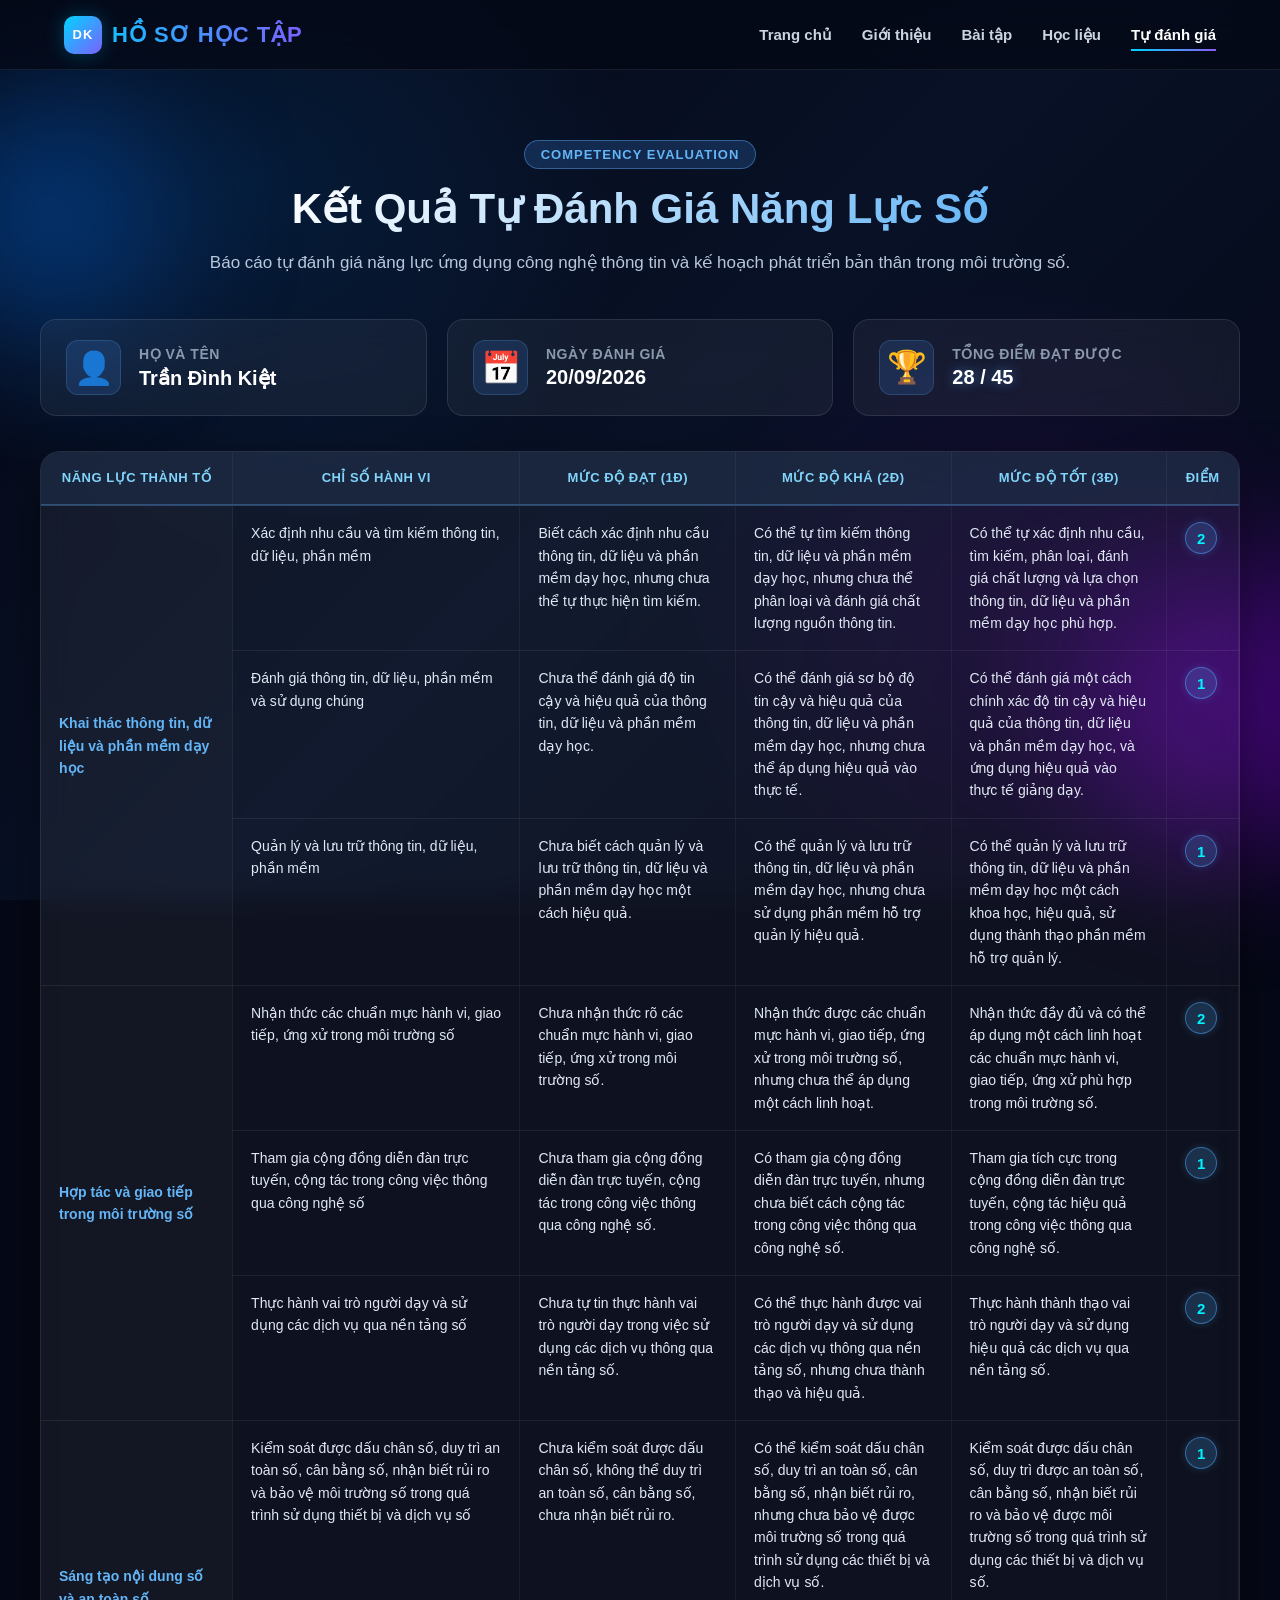
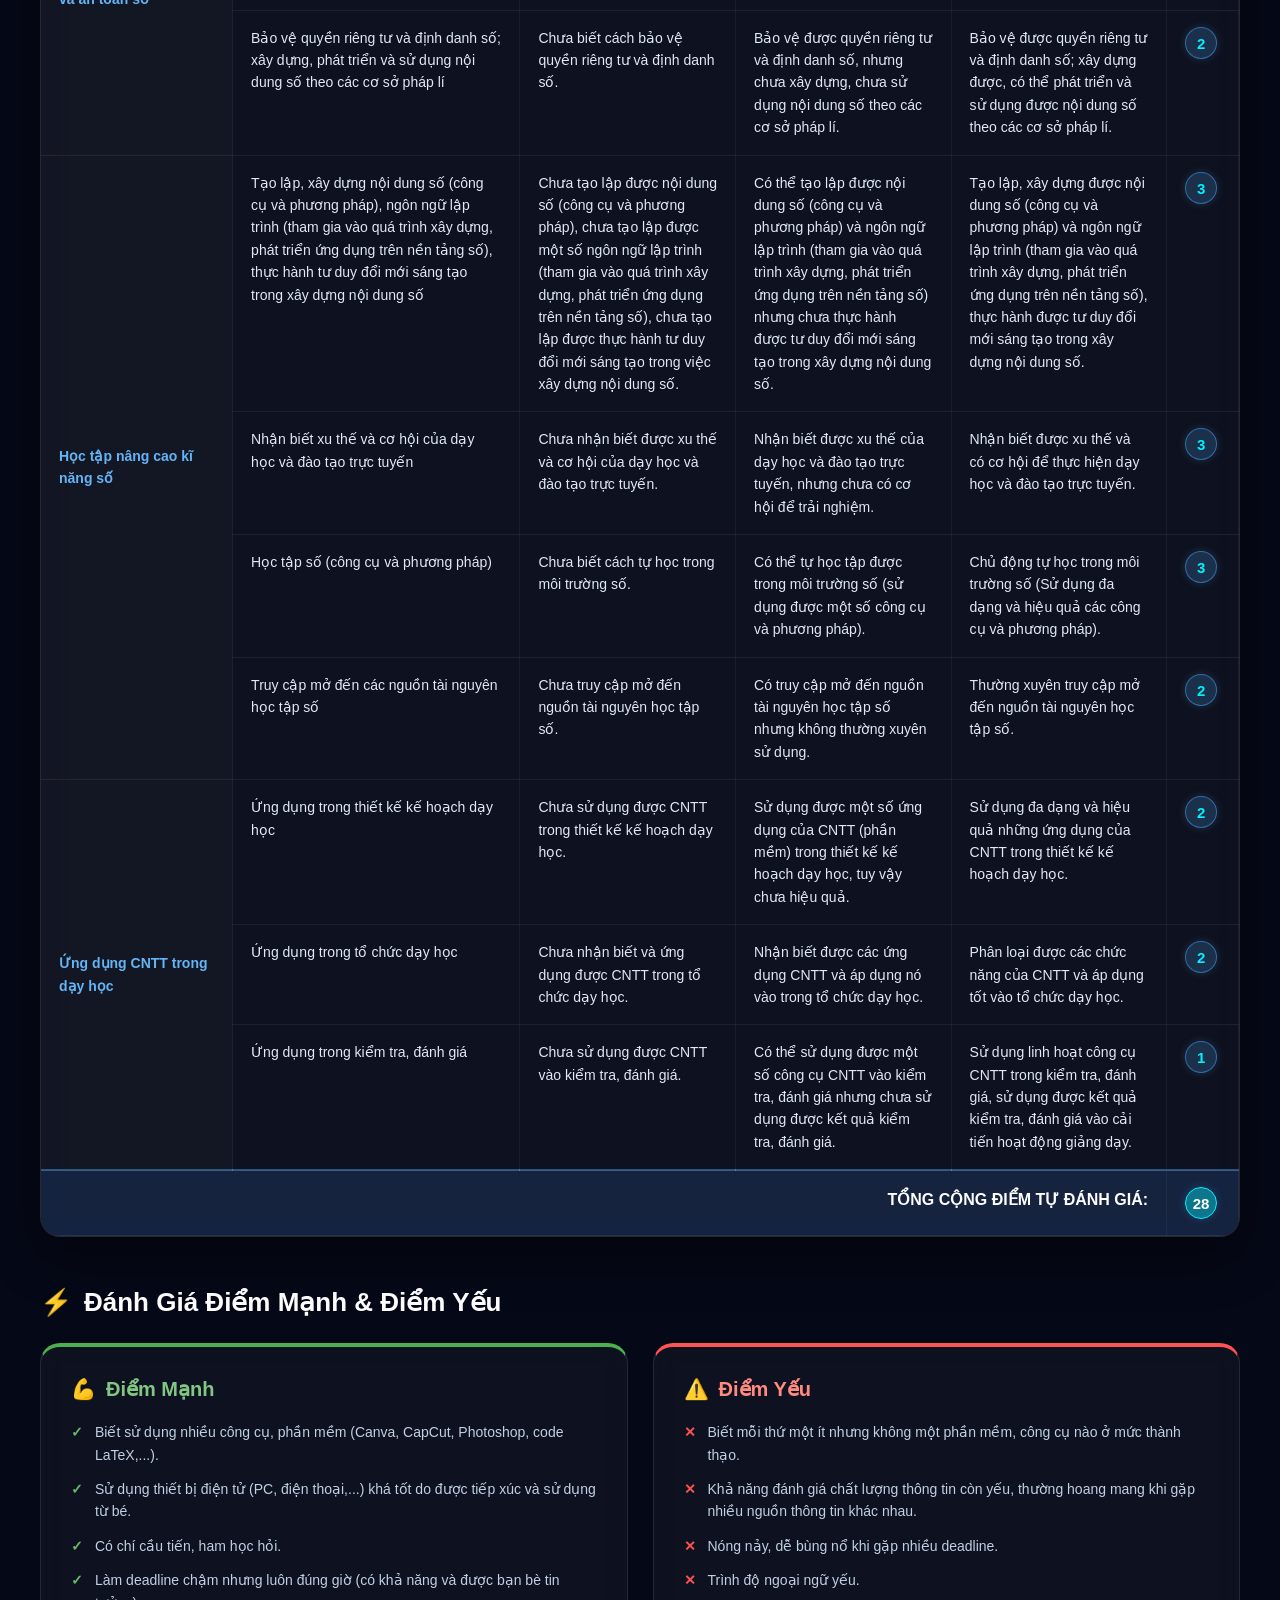
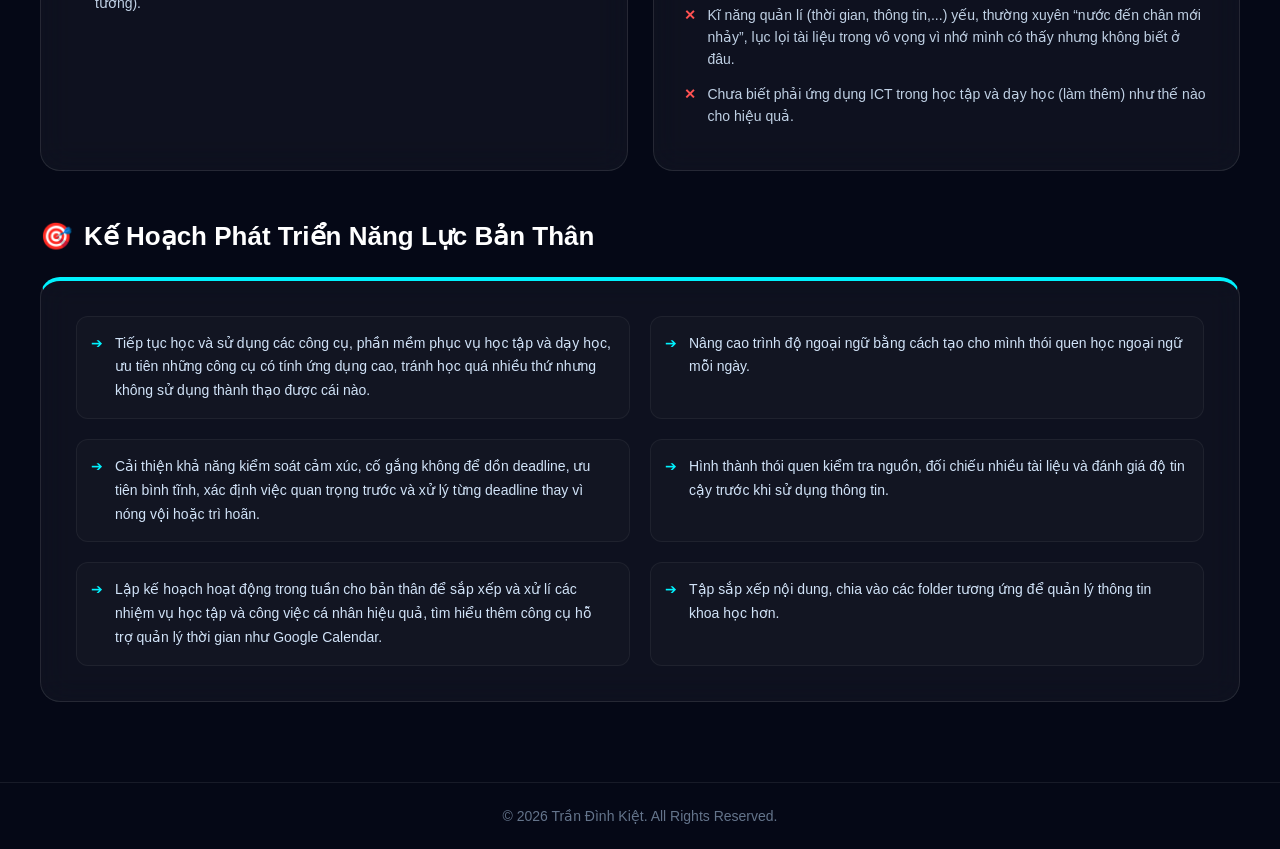
<file: danhgia2.html>
<!DOCTYPE html>
<html lang="vi">

<head>
    <meta charset="UTF-8">
    <meta name="viewport" content="width=device-width, initial-scale=1.0">

    <meta name="description" content="Tự đánh giá năng lực - Hồ sơ học tập">
    <title>Kết Quả Tự Đánh Giá | Hồ Sơ Học Tập</title>

    <link rel="stylesheet" href="styles.css">

    <style>
        /* =================================
           TỰ ĐÁNH GIÁ - GLASSMORPHISM STYLES
        ================================= */

        .assessment-section {
            min-height: 100vh;
            padding: 140px 20px 80px;
        }

        .assessment-header {
            text-align: center;
            max-width: 900px;
            margin: 0 auto 40px;
        }

        .assessment-header h1 {
            font-size: 42px;
            margin-bottom: 15px;
            color: #ffffff;
        }

        .assessment-header p {
            color: #b8c7dc;
            font-size: 17px;
            line-height: 1.8;
        }

        .badge {
            display: inline-block;
            padding: 6px 16px;
            border-radius: 20px;
            background: rgba(70, 150, 255, 0.2);
            border: 1px solid rgba(100, 180, 255, 0.4);
            color: #64b5f6;
            font-size: 13px;
            font-weight: 600;
            letter-spacing: 1px;
            margin-bottom: 15px;
        }

        .gradient-text {
            background: linear-gradient(135deg, #ffffff 0%, #64b5f6 100%);
            -webkit-background-clip: text;
            -webkit-text-fill-color: transparent;
        }

        /* Profile Summary Card */
        .info-card-container {
            max-width: 1200px;
            margin: 0 auto 35px;
            display: grid;
            grid-template-columns: repeat(auto-fit, minmax(280px, 1fr));
            gap: 20px;
        }

        .info-card {
            background: rgba(255, 255, 255, 0.05);
            border: 1px solid rgba(255, 255, 255, 0.10);
            backdrop-filter: blur(15px);
            border-radius: 16px;
            padding: 20px 25px;
            display: flex;
            align-items: center;
            gap: 18px;
            transition: transform 0.3s ease;
        }

        .info-card:hover {
            transform: translateY(-4px);
            border-color: rgba(80, 180, 255, 0.4);
        }

        .info-icon {
            font-size: 32px;
            background: rgba(70, 150, 255, 0.15);
            width: 55px;
            height: 55px;
            display: flex;
            align-items: center;
            justify-content: center;
            border-radius: 12px;
            border: 1px solid rgba(100, 180, 255, 0.2);
        }

        .info-detail h3 {
            font-size: 14px;
            color: #8a99ad;
            margin-bottom: 4px;
            text-transform: uppercase;
            letter-spacing: 0.5px;
        }

        .info-detail p {
            font-size: 20px;
            font-weight: 700;
            color: #ffffff;
            margin: 0;
        }

        .score-highlight {
            color: #4facfe;
            text-shadow: 0 0 12px rgba(79, 172, 254, 0.5);
        }

        /* Glassmorphism Table Design */
        .table-wrapper {
            max-width: 1200px;
            margin: 0 auto 50px;
            border-radius: 20px;
            overflow: hidden;
            background: rgba(255, 255, 255, 0.04);
            border: 1px solid rgba(255, 255, 255, 0.10);
            backdrop-filter: blur(15px);
            box-shadow: 0 20px 50px rgba(0, 0, 0, 0.4);
        }

        .glass-table {
            width: 100%;
            border-collapse: collapse;
            color: #e1e9f5;
            text-align: left;
        }

        .glass-table th, 
        .glass-table td {
            padding: 16px 18px;
            border-bottom: 1px solid rgba(255, 255, 255, 0.07);
            border-right: 1px solid rgba(255, 255, 255, 0.05);
            font-size: 14px;
            line-height: 1.6;
            vertical-align: top;
        }

        .glass-table th {
            background: rgba(30, 45, 70, 0.7);
            color: #81d4fa;
            font-weight: 600;
            text-transform: uppercase;
            font-size: 13px;
            letter-spacing: 0.5px;
            border-bottom: 2px solid rgba(100, 180, 255, 0.3);
            text-align: center;
        }

        .glass-table tbody tr {
            transition: background 0.25s ease;
        }

        .glass-table tbody tr:hover {
            background: rgba(255, 255, 255, 0.06);
        }

        .glass-table td.cat-header {
            background: rgba(255, 255, 255, 0.02);
            font-weight: 600;
            color: #64b5f6;
            vertical-align: middle;
        }

        .score-badge {
            display: inline-block;
            width: 32px;
            height: 32px;
            line-height: 32px;
            text-align: center;
            border-radius: 50%;
            background: rgba(79, 172, 254, 0.2);
            border: 1px solid rgba(79, 172, 254, 0.5);
            color: #00f2fe;
            font-weight: 700;
            font-size: 15px;
            box-shadow: 0 0 10px rgba(79, 172, 254, 0.2);
        }

        .total-row {
            background: rgba(40, 90, 160, 0.25) !important;
            font-weight: bold;
        }

        .total-row td {
            border-top: 2px solid rgba(100, 180, 255, 0.4);
            font-size: 16px;
            color: #ffffff;
        }

        /* Swot & Action Plan Cards */
        .section-title {
            max-width: 1200px;
            margin: 50px auto 25px;
            font-size: 26px;
            color: #ffffff;
            display: flex;
            align-items: center;
            gap: 12px;
        }

        .swot-grid {
            max-width: 1200px;
            margin: 0 auto 40px;
            display: grid;
            grid-template-columns: repeat(2, 1fr);
            gap: 25px;
        }

        .swot-card {
            background: rgba(255, 255, 255, 0.04);
            border: 1px solid rgba(255, 255, 255, 0.10);
            backdrop-filter: blur(15px);
            border-radius: 20px;
            padding: 30px;
            transition: transform 0.3s ease, border-color 0.3s ease;
        }

        .swot-card:hover {
            transform: translateY(-5px);
        }

        .swot-card.strengths {
            border-top: 4px solid #4caf50;
        }

        .swot-card.weaknesses {
            border-top: 4px solid #ff5252;
        }

        .swot-card h3 {
            font-size: 20px;
            margin-bottom: 20px;
            display: flex;
            align-items: center;
            gap: 10px;
        }

        .swot-card.strengths h3 { color: #81c784; }
        .swot-card.weaknesses h3 { color: #ff8a80; }

        .swot-card ul {
            list-style: none;
            padding: 0;
            margin: 0;
        }

        .swot-card li {
            position: relative;
            padding-left: 24px;
            margin-bottom: 12px;
            color: #c0d1e5;
            line-height: 1.6;
            font-size: 14px;
        }

        .swot-card.strengths li::before {
            content: "✓";
            position: absolute;
            left: 0;
            color: #66bb6a;
            font-weight: bold;
        }

        .swot-card.weaknesses li::before {
            content: "✕";
            position: absolute;
            left: 0;
            color: #ff5252;
            font-weight: bold;
        }

        /* Action Plan Card */
        .plan-card {
            max-width: 1200px;
            margin: 0 auto;
            background: rgba(255, 255, 255, 0.04);
            border: 1px solid rgba(255, 255, 255, 0.10);
            border-top: 4px solid #00f2fe;
            backdrop-filter: blur(15px);
            border-radius: 20px;
            padding: 35px;
        }

        .plan-card ul {
            list-style: none;
            padding: 0;
            margin: 0;
            display: grid;
            grid-template-columns: repeat(2, 1fr);
            gap: 20px;
        }

        .plan-card li {
            position: relative;
            padding-left: 30px;
            color: #d1e3f8;
            font-size: 14px;
            line-height: 1.7;
            background: rgba(255, 255, 255, 0.02);
            padding: 15px 18px 15px 38px;
            border-radius: 12px;
            border: 1px solid rgba(255, 255, 255, 0.05);
        }

        .plan-card li::before {
            content: "➔";
            position: absolute;
            left: 14px;
            top: 15px;
            color: #00f2fe;
        }

        /* Responsive Design */
        @media (max-width: 1024px) {
            .table-wrapper {
                overflow-x: auto;
            }
            .glass-table {
                min-width: 850px;
            }
            .plan-card ul {
                grid-template-columns: 1fr;
            }
        }

        @media (max-width: 768px) {
            .swot-grid {
                grid-template-columns: 1fr;
            }
            .assessment-header h1 {
                font-size: 32px;
            }
            .assessment-section {
                padding-top: 110px;
            }
        }
    </style>
</head>

<body>

    <!-- =================================
         PARTICLE BACKGROUND
    ================================= -->
    <canvas id="particles"></canvas>
    <div class="background"></div>
    <div class="orb one"></div>
    <div class="orb two"></div>

    <!-- =================================
         NAVBAR
    ================================= -->
    <header class="navbar">
        <div class="nav-container">
            <a href="index.html" class="logo">
                <span>HỒ SƠ HỌC TẬP</span>
            </a>
            <nav>
                <ul class="nav-menu">
                    <li><a href="index.html">Trang chủ</a></li>
                    <li><a href="about.html">Giới thiệu</a></li>
                    <li><a href="exercises.html">Bài tập</a></li>
                    <li><a href="hoclieu.html">Học liệu</a></li>
                    <li><a href="tudanhgia.html" class="active">Tự đánh giá</a></li>
                </ul>
            </nav>
        </div>
    </header>

    <!-- =================================
         NỘI DUNG TỰ ĐÁNH GIÁ
    ================================= -->
    <main>
        <section class="assessment-section">

            <div class="assessment-header">
                <div class="badge">COMPETENCY EVALUATION</div>
                <h1><span class="gradient-text">Kết Quả Tự Đánh Giá Năng Lực Số</span></h1>
                <p>Báo cáo tự đánh giá năng lực ứng dụng công nghệ thông tin và kế hoạch phát triển bản thân trong môi trường số.</p>
            </div>

            <!-- PROFILE SUMMARY CARDS -->
            <div class="info-card-container">
                <div class="info-card">
                    <div class="info-icon">👤</div>
                    <div class="info-detail">
                        <h3>Họ và tên</h3>
                        <p>Trần Đình Kiệt</p>
                    </div>
                </div>

                <div class="info-card">
                    <div class="info-icon">📅</div>
                    <div class="info-detail">
                        <h3>Ngày đánh giá</h3>
                        <p>20/09/2026</p>
                    </div>
                </div>

                <div class="info-card">
                    <div class="info-icon">🏆</div>
                    <div class="info-detail">
                        <h3>Tổng điểm đạt được</h3>
                        <p class="score-highlight">28 / 45</p>
                    </div>
                </div>
            </div>

            <!-- ASSESSMENT TABLE -->
            <div class="table-wrapper">
                <table class="glass-table">
                    <thead>
                        <tr>
                            <th style="width: 16%;">Năng lực thành tố</th>
                            <th style="width: 24%;">Chỉ số hành vi</th>
                            <th style="width: 18%;">Mức độ Đạt (1đ)</th>
                            <th style="width: 18%;">Mức độ Khá (2đ)</th>
                            <th style="width: 18%;">Mức độ Tốt (3đ)</th>
                            <th style="width: 6%; text-align: center;">Điểm</th>
                        </tr>
                    </thead>
                    <tbody>
                        <!-- NHÓM 1 -->
                        <tr>
                            <td rowspan="3" class="cat-header">Khai thác thông tin, dữ liệu và phần mềm dạy học</td>
                            <td>Xác định nhu cầu và tìm kiếm thông tin, dữ liệu, phần mềm</td>
                            <td>Biết cách xác định nhu cầu thông tin, dữ liệu và phần mềm dạy học, nhưng chưa thể tự thực hiện tìm kiếm.</td>
                            <td>Có thể tự tìm kiếm thông tin, dữ liệu và phần mềm dạy học, nhưng chưa thể phân loại và đánh giá chất lượng nguồn thông tin.</td>
                            <td>Có thể tự xác định nhu cầu, tìm kiếm, phân loại, đánh giá chất lượng và lựa chọn thông tin, dữ liệu và phần mềm dạy học phù hợp.</td>
                            <td class="text-center"><span class="score-badge">2</span></td>
                        </tr>
                        <tr>
                            <td>Đánh giá thông tin, dữ liệu, phần mềm và sử dụng chúng</td>
                            <td>Chưa thể đánh giá độ tin cậy và hiệu quả của thông tin, dữ liệu và phần mềm dạy học.</td>
                            <td>Có thể đánh giá sơ bộ độ tin cậy và hiệu quả của thông tin, dữ liệu và phần mềm dạy học, nhưng chưa thể áp dụng hiệu quả vào thực tế.</td>
                            <td>Có thể đánh giá một cách chính xác độ tin cậy và hiệu quả của thông tin, dữ liệu và phần mềm dạy học, và ứng dụng hiệu quả vào thực tế giảng dạy.</td>
                            <td class="text-center"><span class="score-badge">1</span></td>
                        </tr>
                        <tr>
                            <td>Quản lý và lưu trữ thông tin, dữ liệu, phần mềm</td>
                            <td>Chưa biết cách quản lý và lưu trữ thông tin, dữ liệu và phần mềm dạy học một cách hiệu quả.</td>
                            <td>Có thể quản lý và lưu trữ thông tin, dữ liệu và phần mềm dạy học, nhưng chưa sử dụng phần mềm hỗ trợ quản lý hiệu quả.</td>
                            <td>Có thể quản lý và lưu trữ thông tin, dữ liệu và phần mềm dạy học một cách khoa học, hiệu quả, sử dụng thành thạo phần mềm hỗ trợ quản lý.</td>
                            <td class="text-center"><span class="score-badge">1</span></td>
                        </tr>

                        <!-- NHÓM 2 -->
                        <tr>
                            <td rowspan="3" class="cat-header">Hợp tác và giao tiếp trong môi trường số</td>
                            <td>Nhận thức các chuẩn mực hành vi, giao tiếp, ứng xử trong môi trường số</td>
                            <td>Chưa nhận thức rõ các chuẩn mực hành vi, giao tiếp, ứng xử trong môi trường số.</td>
                            <td>Nhận thức được các chuẩn mực hành vi, giao tiếp, ứng xử trong môi trường số, nhưng chưa thể áp dụng một cách linh hoạt.</td>
                            <td>Nhận thức đầy đủ và có thể áp dụng một cách linh hoạt các chuẩn mực hành vi, giao tiếp, ứng xử phù hợp trong môi trường số.</td>
                            <td class="text-center"><span class="score-badge">2</span></td>
                        </tr>
                        <tr>
                            <td>Tham gia cộng đồng diễn đàn trực tuyến, cộng tác trong công việc thông qua công nghệ số</td>
                            <td>Chưa tham gia cộng đồng diễn đàn trực tuyến, cộng tác trong công việc thông qua công nghệ số.</td>
                            <td>Có tham gia cộng đồng diễn đàn trực tuyến, nhưng chưa biết cách cộng tác trong công việc thông qua công nghệ số.</td>
                            <td>Tham gia tích cực trong cộng đồng diễn đàn trực tuyến, cộng tác hiệu quả trong công việc thông qua công nghệ số.</td>
                            <td class="text-center"><span class="score-badge">1</span></td>
                        </tr>
                        <tr>
                            <td>Thực hành vai trò người dạy và sử dụng các dịch vụ qua nền tảng số</td>
                            <td>Chưa tự tin thực hành vai trò người dạy trong việc sử dụng các dịch vụ thông qua nền tảng số.</td>
                            <td>Có thể thực hành được vai trò người dạy và sử dụng các dịch vụ thông qua nền tảng số, nhưng chưa thành thạo và hiệu quả.</td>
                            <td>Thực hành thành thạo vai trò người dạy và sử dụng hiệu quả các dịch vụ qua nền tảng số.</td>
                            <td class="text-center"><span class="score-badge">2</span></td>
                        </tr>

                        <!-- NHÓM 3 -->
                        <tr>
                            <td rowspan="2" class="cat-header">Sáng tạo nội dung số và an toàn số</td>
                            <td>Kiểm soát được dấu chân số, duy trì an toàn số, cân bằng số, nhận biết rủi ro và bảo vệ môi trường số trong quá trình sử dụng thiết bị và dịch vụ số</td>
                            <td>Chưa kiểm soát được dấu chân số, không thể duy trì an toàn số, cân bằng số, chưa nhận biết rủi ro.</td>
                            <td>Có thể kiểm soát dấu chân số, duy trì an toàn số, cân bằng số, nhận biết rủi ro, nhưng chưa bảo vệ được môi trường số trong quá trình sử dụng các thiết bị và dịch vụ số.</td>
                            <td>Kiểm soát được dấu chân số, duy trì được an toàn số, cân bằng số, nhận biết rủi ro và bảo vệ được môi trường số trong quá trình sử dụng các thiết bị và dịch vụ số.</td>
                            <td class="text-center"><span class="score-badge">1</span></td>
                        </tr>
                        <tr>
                            <td>Bảo vệ quyền riêng tư và định danh số; xây dựng, phát triển và sử dụng nội dung số theo các cơ sở pháp lí</td>
                            <td>Chưa biết cách bảo vệ quyền riêng tư và định danh số.</td>
                            <td>Bảo vệ được quyền riêng tư và định danh số, nhưng chưa xây dựng, chưa sử dụng nội dung số theo các cơ sở pháp lí.</td>
                            <td>Bảo vệ được quyền riêng tư và định danh số; xây dựng được, có thể phát triển và sử dụng được nội dung số theo các cơ sở pháp lí.</td>
                            <td class="text-center"><span class="score-badge">2</span></td>
                        </tr>

                        <!-- NHÓM 4 -->
                        <tr>
                            <td rowspan="4" class="cat-header">Học tập nâng cao kĩ năng số</td>
                            <td>Tạo lập, xây dựng nội dung số (công cụ và phương pháp), ngôn ngữ lập trình (tham gia vào quá trình xây dựng, phát triển ứng dụng trên nền tảng số), thực hành tư duy đổi mới sáng tạo trong xây dựng nội dung số</td>
                            <td>Chưa tạo lập được nội dung số (công cụ và phương pháp), chưa tạo lập được một số ngôn ngữ lập trình (tham gia vào quá trình xây dựng, phát triển ứng dụng trên nền tảng số), chưa tạo lập được thực hành tư duy đổi mới sáng tạo trong việc xây dựng nội dung số.</td>
                            <td>Có thể tạo lập được nội dung số (công cụ và phương pháp) và ngôn ngữ lập trình (tham gia vào quá trình xây dựng, phát triển ứng dụng trên nền tảng số) nhưng chưa thực hành được tư duy đổi mới sáng tạo trong xây dựng nội dung số.</td>
                            <td>Tạo lập, xây dựng được nội dung số (công cụ và phương pháp) và ngôn ngữ lập trình (tham gia vào quá trình xây dựng, phát triển ứng dụng trên nền tảng số), thực hành được tư duy đổi mới sáng tạo trong xây dựng nội dung số.</td>
                            <td class="text-center"><span class="score-badge">3</span></td>
                        </tr>
                        <tr>
                            <td>Nhận biết xu thế và cơ hội của dạy học và đào tạo trực tuyến</td>
                            <td>Chưa nhận biết được xu thế và cơ hội của dạy học và đào tạo trực tuyến.</td>
                            <td>Nhận biết được xu thế của dạy học và đào tạo trực tuyến, nhưng chưa có cơ hội để trải nghiệm.</td>
                            <td>Nhận biết được xu thế và có cơ hội để thực hiện dạy học và đào tạo trực tuyến.</td>
                            <td class="text-center"><span class="score-badge">3</span></td>
                        </tr>
                        <tr>
                            <td>Học tập số (công cụ và phương pháp)</td>
                            <td>Chưa biết cách tự học trong môi trường số.</td>
                            <td>Có thể tự học tập được trong môi trường số (sử dụng được một số công cụ và phương pháp).</td>
                            <td>Chủ động tự học trong môi trường số (Sử dụng đa dạng và hiệu quả các công cụ và phương pháp).</td>
                            <td class="text-center"><span class="score-badge">3</span></td>
                        </tr>
                        <tr>
                            <td>Truy cập mở đến các nguồn tài nguyên học tập số</td>
                            <td>Chưa truy cập mở đến nguồn tài nguyên học tập số.</td>
                            <td>Có truy cập mở đến nguồn tài nguyên học tập số nhưng không thường xuyên sử dụng.</td>
                            <td>Thường xuyên truy cập mở đến nguồn tài nguyên học tập số.</td>
                            <td class="text-center"><span class="score-badge">2</span></td>
                        </tr>

                        <!-- NHÓM 5 -->
                        <tr>
                            <td rowspan="3" class="cat-header">Ứng dụng CNTT trong dạy học</td>
                            <td>Ứng dụng trong thiết kế kế hoạch dạy học</td>
                            <td>Chưa sử dụng được CNTT trong thiết kế kế hoạch dạy học.</td>
                            <td>Sử dụng được một số ứng dụng của CNTT (phần mềm) trong thiết kế kế hoạch dạy học, tuy vậy chưa hiệu quả.</td>
                            <td>Sử dụng đa dạng và hiệu quả những ứng dụng của CNTT trong thiết kế kế hoạch dạy học.</td>
                            <td class="text-center"><span class="score-badge">2</span></td>
                        </tr>
                        <tr>
                            <td>Ứng dụng trong tổ chức dạy học</td>
                            <td>Chưa nhận biết và ứng dụng được CNTT trong tổ chức dạy học.</td>
                            <td>Nhận biết được các ứng dụng CNTT và áp dụng nó vào trong tổ chức dạy học.</td>
                            <td>Phân loại được các chức năng của CNTT và áp dụng tốt vào tổ chức dạy học.</td>
                            <td class="text-center"><span class="score-badge">2</span></td>
                        </tr>
                        <tr>
                            <td>Ứng dụng trong kiểm tra, đánh giá</td>
                            <td>Chưa sử dụng được CNTT vào kiểm tra, đánh giá.</td>
                            <td>Có thể sử dụng được một số công cụ CNTT vào kiểm tra, đánh giá nhưng chưa sử dụng được kết quả kiểm tra, đánh giá.</td>
                            <td>Sử dụng linh hoạt công cụ CNTT trong kiểm tra, đánh giá, sử dụng được kết quả kiểm tra, đánh giá vào cải tiến hoạt động giảng dạy.</td>
                            <td class="text-center"><span class="score-badge">1</span></td>
                        </tr>

                        <!-- TỔNG CỘNG -->
                        <tr class="total-row">
                            <td colspan="5" style="text-align: right; text-transform: uppercase;"><strong>Tổng cộng điểm tự đánh giá:</strong></td>
                            <td class="text-center"><span class="score-badge" style="background: rgba(0, 242, 254, 0.4); border-color: #00f2fe; color: #ffffff;">28</span></td>
                        </tr>
                    </tbody>
                </table>
            </div>

            <!-- SWOT ANALYSIS SECTION -->
            <h2 class="section-title">
                <span>⚡</span> Đánh Giá Điểm Mạnh & Điểm Yếu
            </h2>

            <div class="swot-grid">
                <div class="swot-card strengths">
                    <h3><span>💪</span> Điểm Mạnh</h3>
                    <ul>
                        <li>Biết sử dụng nhiều công cụ, phần mềm (Canva, CapCut, Photoshop, code LaTeX,...).</li>
                        <li>Sử dụng thiết bị điện tử (PC, điện thoại,...) khá tốt do được tiếp xúc và sử dụng từ bé.</li>
                        <li>Có chí cầu tiến, ham học hỏi.</li>
                        <li>Làm deadline chậm nhưng luôn đúng giờ (có khả năng và được bạn bè tin tưởng).</li>
                    </ul>
                </div>

                <div class="swot-card weaknesses">
                    <h3><span>⚠️</span> Điểm Yếu</h3>
                    <ul>
                        <li>Biết mỗi thứ một ít nhưng không một phần mềm, công cụ nào ở mức thành thạo.</li>
                        <li>Khả năng đánh giá chất lượng thông tin còn yếu, thường hoang mang khi gặp nhiều nguồn thông tin khác nhau.</li>
                        <li>Nóng nảy, dễ bùng nổ khi gặp nhiều deadline.</li>
                        <li>Trình độ ngoại ngữ yếu.</li>
                        <li>Kĩ năng quản lí (thời gian, thông tin,...) yếu, thường xuyên “nước đến chân mới nhảy”, lục lọi tài liệu trong vô vọng vì nhớ mình có thấy nhưng không biết ở đâu.</li>
                        <li>Chưa biết phải ứng dụng ICT trong học tập và dạy học (làm thêm) như thế nào cho hiệu quả.</li>
                    </ul>
                </div>
            </div>

            <!-- ACTION PLAN SECTION -->
            <h2 class="section-title">
                <span>🎯</span> Kế Hoạch Phát Triển Năng Lực Bản Thân
            </h2>

            <div class="plan-card">
                <ul>
                    <li>Tiếp tục học và sử dụng các công cụ, phần mềm phục vụ học tập và dạy học, ưu tiên những công cụ có tính ứng dụng cao, tránh học quá nhiều thứ nhưng không sử dụng thành thạo được cái nào.</li>
                    <li>Nâng cao trình độ ngoại ngữ bằng cách tạo cho mình thói quen học ngoại ngữ mỗi ngày.</li>
                    <li>Cải thiện khả năng kiểm soát cảm xúc, cố gắng không để dồn deadline, ưu tiên bình tĩnh, xác định việc quan trọng trước và xử lý từng deadline thay vì nóng vội hoặc trì hoãn.</li>
                    <li>Hình thành thói quen kiểm tra nguồn, đối chiếu nhiều tài liệu và đánh giá độ tin cậy trước khi sử dụng thông tin.</li>
                    <li>Lập kế hoạch hoạt động trong tuần cho bản thân để sắp xếp và xử lí các nhiệm vụ học tập và công việc cá nhân hiệu quả, tìm hiểu thêm công cụ hỗ trợ quản lý thời gian như Google Calendar.</li>
                    <li>Tập sắp xếp nội dung, chia vào các folder tương ứng để quản lý thông tin khoa học hơn.</li>
                </ul>
            </div>

        </section>
    </main>

    <!-- =================================
         FOOTER
    ================================= -->
    <footer>
        © 2026 Trần Đình Kiệt. All Rights Reserved.
    </footer>

    <!-- =================================
         JAVASCRIPT
    ================================= -->
    <script src="script.js"></script>
</body>

</html>
</file>
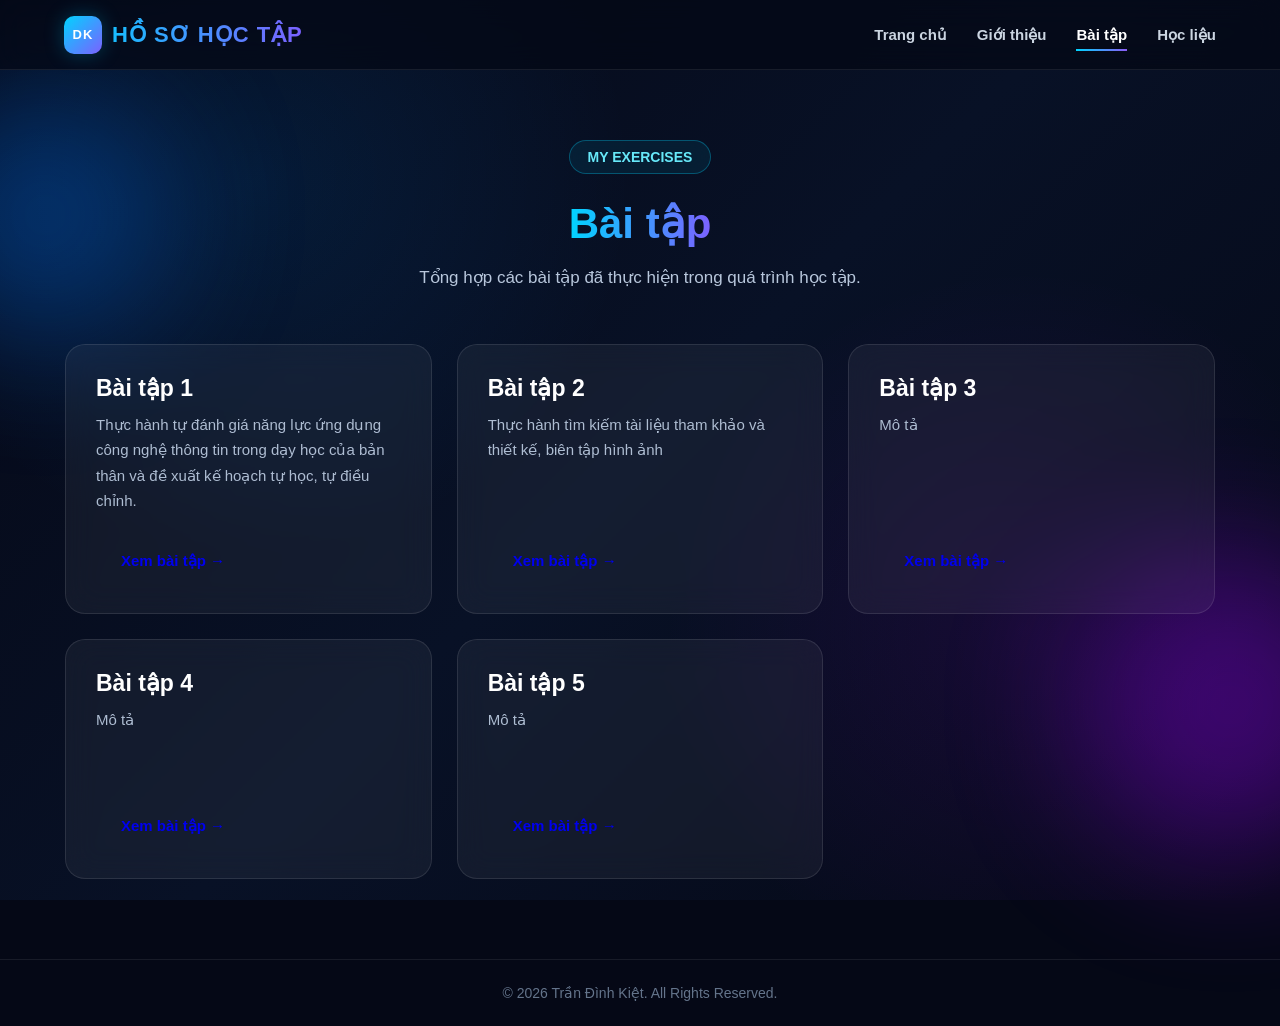
<file: exercises.html>
<!DOCTYPE html>
<html lang="vi">

<head>
    <meta charset="UTF-8">
    <meta name="viewport" content="width=device-width, initial-scale=1.0">

    <meta name="description" content="Bài tập - Hồ sơ học tập">
    <title>Bài tập | Hồ sơ học tập</title>

    <link rel="stylesheet" href="styles.css">

    <style>
        /* =================================
           BÀI TẬP
        ================================= */

        .learning-section {
            min-height: 100vh;
            padding: 140px 20px 80px;
        }

        .learning-header {
            text-align: center;
            max-width: 850px;
            margin: 0 auto 50px;
        }

        .learning-header h1 {
            font-size: 42px;
            margin-bottom: 15px;
        }

        .learning-header p {
            color: #b8c7dc;
            font-size: 17px;
            line-height: 1.8;
        }

        .learning-grid {
            max-width: 1150px;
            margin: 0 auto;

            display: grid;
            grid-template-columns: repeat(3, 1fr);
            gap: 25px;
        }

        .learning-card {
            position: relative;

            padding: 30px;
            min-height: 240px;

            border-radius: 20px;

            background: rgba(255, 255, 255, 0.05);
            border: 1px solid rgba(255, 255, 255, 0.10);

            backdrop-filter: blur(15px);

            transition:
                transform 0.3s ease,
                border-color 0.3s ease,
                box-shadow 0.3s ease;

            display: flex;
            flex-direction: column;
            justify-content: space-between;
        }

        .learning-card:hover {
            transform: translateY(-8px);

            border-color: rgba(80, 180, 255, 0.5);

            box-shadow:
                0 15px 40px rgba(0, 0, 0, 0.3),
                0 0 25px rgba(50, 150, 255, 0.12);
        }

        .learning-icon {
            font-size: 42px;
            margin-bottom: 15px;
        }

        .learning-card h2 {
            font-size: 23px;
            margin-bottom: 10px;
        }

        .learning-card p {
            color: #aebdd2;
            line-height: 1.7;
            font-size: 15px;
            margin-bottom: 25px;
        }

        .learning-btn {
            display: inline-flex;
            align-items: center;
            justify-content: center;

            width: fit-content;

            padding: 10px 18px;

            border-radius: 10px;

            text-decoration: none;

            color: white;

            background: rgba(70, 150, 255, 0.15);

            border: 1px solid rgba(100, 180, 255, 0.3);

            transition: 0.3s ease;
        }

        .learning-btn:hover {
            background: rgba(70, 150, 255, 0.3);
            transform: translateX(4px);
        }


        /* =================================
           RESPONSIVE
        ================================= */

        @media (max-width: 900px) {

            .learning-grid {
                grid-template-columns: repeat(2, 1fr);
            }

            .learning-header h1 {
                font-size: 36px;
            }
        }


        @media (max-width: 600px) {

            .learning-section {
                padding-top: 120px;
            }

            .learning-grid {
                grid-template-columns: 1fr;
            }

            .learning-header h1 {
                font-size: 30px;
            }

            .learning-header p {
                font-size: 15px;
            }
        }
    </style>
</head>


<body>

    <!-- =================================
         PARTICLE BACKGROUND
    ================================= -->

    <canvas id="particles"></canvas>

    <div class="background"></div>

    <div class="orb one"></div>
    <div class="orb two"></div>


    <!-- =================================
         NAVBAR
    ================================= -->

    <header class="navbar">

        <div class="nav-container">

            <a href="index.html" class="logo">
                <span>HỒ SƠ HỌC TẬP</span>
            </a>

            <nav>

                <ul class="nav-menu">

                    <li>
                        <a href="index.html">
                            Trang chủ
                        </a>
                    </li>

                    <li>
                        <a href="about.html">
                            Giới thiệu
                        </a>
                    </li>

                    <li>
                        <a href="exercises.html" class="active">
                            Bài tập
                        </a>
                    </li>

                    <li>
                        <a href="hoclieu.html" >
                            Học liệu
                        </a>
                    </li>

                </ul>

            </nav>

        </div>

    </header>


    <!-- =================================
         NỘI DUNG BÀI  TẬP
    ================================= -->

    <main>

        <section class="learning-section">

            <div class="learning-header">

                <div class="badge">
                    MY EXERCISES
                </div>

                <h1>
                    <span class="gradient-text">
                        Bài tập
                    </span>
                </h1>

                <p>
                    Tổng hợp các bài tập đã thực hiện trong quá trình học tập.
                </p>

            </div>


            <!-- =================================
                 DANH SÁCH HỌC LIỆU
            ================================= -->

            <div class="learning-grid">


                <!-- HỌC LIỆU 01 -->

                <div class="learning-card">

                    <div>


                        <h2>
                            Bài tập 1
                        </h2>

                        <p>
                            Thực hành tự đánh giá năng lực ứng dụng công nghệ thông tin trong dạy học của bản thân và đề xuất kế hoạch tự học, tự điều chỉnh.
                        </p>

                    </div>

                    <a href="bai1.html" class="btn" > Xem bài tập → </a>
                </div>


                <!-- HỌC LIỆU 02 -->

                <div class="learning-card">

                    <div>


                        <h2>
                            Bài tập 2
                        </h2>

                        <p>
                            Thực hành tìm kiếm tài liệu tham khảo và thiết kế, biên tập hình ảnh
                        </p>

                    </div>

                    <a href="bai2.html" class="btn" target="_blank"> Xem bài tập → </a>
                </div>


                <!-- HỌC LIỆU 03 -->

                <div class="learning-card">

                    <div>


                        <h2>
                            Bài tập 3
                        </h2>

                        <p>
                            Mô tả
                        </p>

                    </div>

                    <a href="bai2.1.html" class="btn" target="_blank"> Xem bài tập → </a>
                </div>
                <!-- HỌC LIỆU 04 -->

               <div class="learning-card">

                    <div>


                        <h2>
                            Bài tập 4
                        </h2>

                        <p>
                            Mô tả
                        </p>

                    </div>

                    <a href="bai2.html" class="btn" target="_blank"> Xem bài tập → </a>
                </div>


                <!-- HỌC LIỆU 05 -->

               <div class="learning-card">

                    <div>

                        <h2>
                            Bài tập 5
                        </h2>

                        <p>
                            Mô tả
                        </p>

                    </div>

                    <a href="danhgia2.html" class="btn" target="_blank"> Xem bài tập → </a>
                </div>

            </div>

        </section>

    </main>


    <!-- =================================
         FOOTER
    ================================= -->

    <footer>
        © 2026 Trần Đình Kiệt. All Rights Reserved.
    </footer>


    <!-- =================================
         JAVASCRIPT
    ================================= -->

    <script src="script.js"></script>

</body>

</html>
</file>
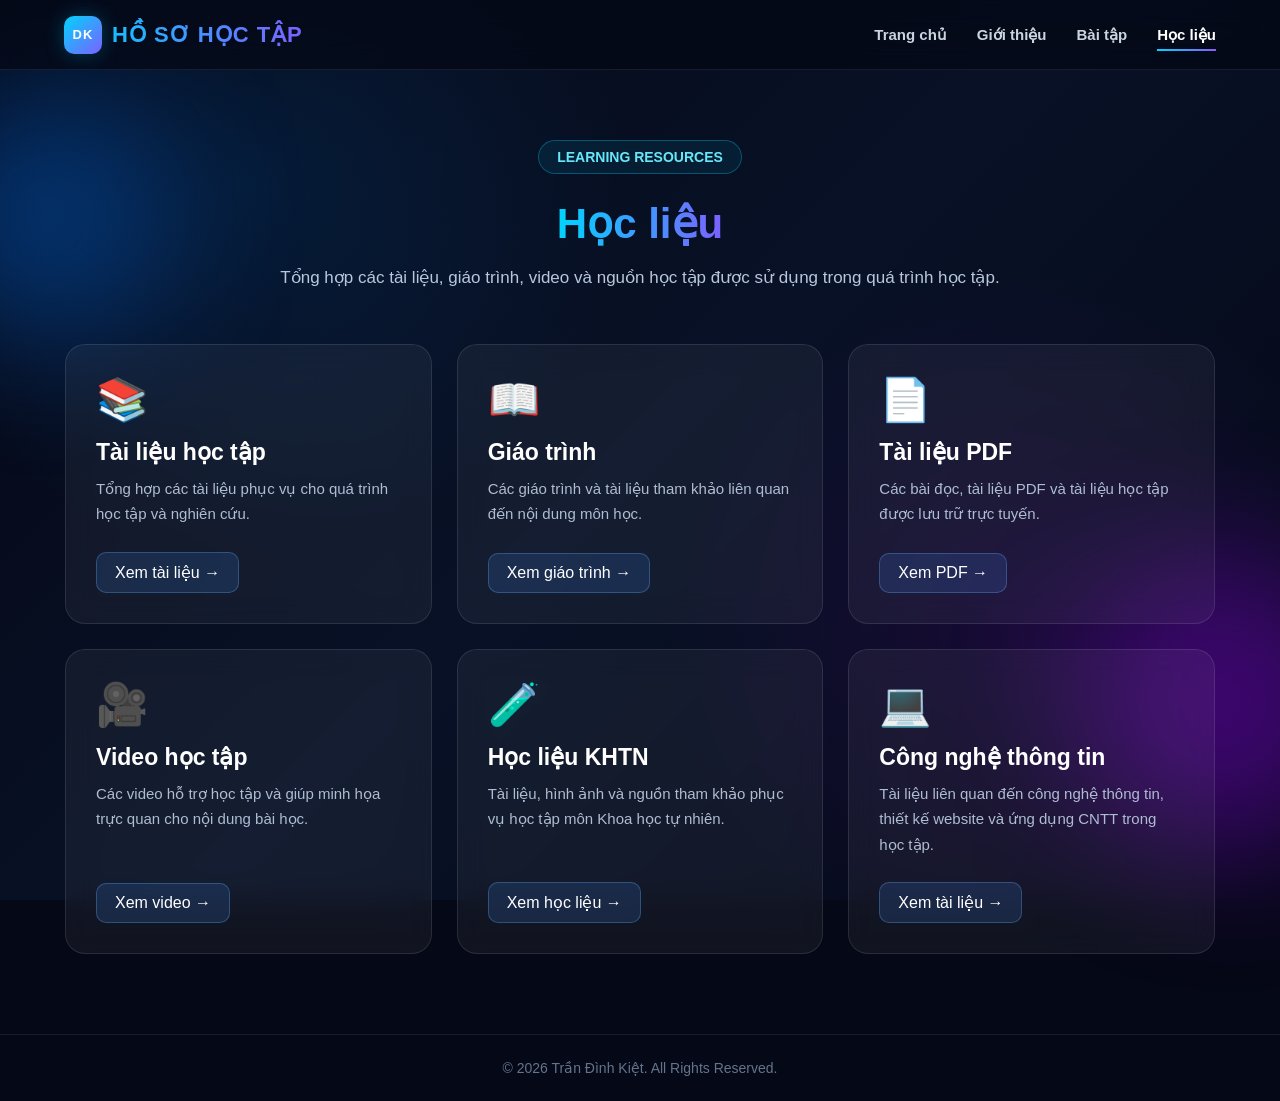
<file: hoclieu.html>
<!DOCTYPE html>
<html lang="vi">

<head>
    <meta charset="UTF-8">
    <meta name="viewport" content="width=device-width, initial-scale=1.0">

    <meta name="description" content="Học liệu - Hồ sơ học tập">
    <title>Học liệu | Hồ sơ học tập</title>

    <link rel="stylesheet" href="styles.css">

    <style>
        /* =================================
           HỌC LIỆU
        ================================= */

        .learning-section {
            min-height: 100vh;
            padding: 140px 20px 80px;
        }

        .learning-header {
            text-align: center;
            max-width: 850px;
            margin: 0 auto 50px;
        }

        .learning-header h1 {
            font-size: 42px;
            margin-bottom: 15px;
        }

        .learning-header p {
            color: #b8c7dc;
            font-size: 17px;
            line-height: 1.8;
        }

        .learning-grid {
            max-width: 1150px;
            margin: 0 auto;

            display: grid;
            grid-template-columns: repeat(3, 1fr);
            gap: 25px;
        }

        .learning-card {
            position: relative;

            padding: 30px;
            min-height: 240px;

            border-radius: 20px;

            background: rgba(255, 255, 255, 0.05);
            border: 1px solid rgba(255, 255, 255, 0.10);

            backdrop-filter: blur(15px);

            transition:
                transform 0.3s ease,
                border-color 0.3s ease,
                box-shadow 0.3s ease;

            display: flex;
            flex-direction: column;
            justify-content: space-between;
        }

        .learning-card:hover {
            transform: translateY(-8px);

            border-color: rgba(80, 180, 255, 0.5);

            box-shadow:
                0 15px 40px rgba(0, 0, 0, 0.3),
                0 0 25px rgba(50, 150, 255, 0.12);
        }

        .learning-icon {
            font-size: 42px;
            margin-bottom: 15px;
        }

        .learning-card h2 {
            font-size: 23px;
            margin-bottom: 10px;
        }

        .learning-card p {
            color: #aebdd2;
            line-height: 1.7;
            font-size: 15px;
            margin-bottom: 25px;
        }

        .learning-btn {
            display: inline-flex;
            align-items: center;
            justify-content: center;

            width: fit-content;

            padding: 10px 18px;

            border-radius: 10px;

            text-decoration: none;

            color: white;

            background: rgba(70, 150, 255, 0.15);

            border: 1px solid rgba(100, 180, 255, 0.3);

            transition: 0.3s ease;
        }

        .learning-btn:hover {
            background: rgba(70, 150, 255, 0.3);
            transform: translateX(4px);
        }


        /* =================================
           RESPONSIVE
        ================================= */

        @media (max-width: 900px) {

            .learning-grid {
                grid-template-columns: repeat(2, 1fr);
            }

            .learning-header h1 {
                font-size: 36px;
            }
        }


        @media (max-width: 600px) {

            .learning-section {
                padding-top: 120px;
            }

            .learning-grid {
                grid-template-columns: 1fr;
            }

            .learning-header h1 {
                font-size: 30px;
            }

            .learning-header p {
                font-size: 15px;
            }
        }
    </style>
</head>


<body>

    <!-- =================================
         PARTICLE BACKGROUND
    ================================= -->

    <canvas id="particles"></canvas>

    <div class="background"></div>

    <div class="orb one"></div>
    <div class="orb two"></div>


    <!-- =================================
         NAVBAR
    ================================= -->

    <header class="navbar">

        <div class="nav-container">

            <a href="index.html" class="logo">
                <span>HỒ SƠ HỌC TẬP</span>
            </a>

            <nav>

                <ul class="nav-menu">

                    <li>
                        <a href="index.html">
                            Trang chủ
                        </a>
                    </li>

                    <li>
                        <a href="about.html">
                            Giới thiệu
                        </a>
                    </li>

                    <li>
                        <a href="exercises.html">
                            Bài tập
                        </a>
                    </li>

                    <li>
                        <a href="hoclieu.html" class="active">
                            Học liệu
                        </a>
                    </li>

                </ul>

            </nav>

        </div>

    </header>


    <!-- =================================
         NỘI DUNG HỌC LIỆU
    ================================= -->

    <main>

        <section class="learning-section">

            <div class="learning-header">

                <div class="badge">
                    LEARNING RESOURCES
                </div>

                <h1>
                    <span class="gradient-text">
                        Học liệu
                    </span>
                </h1>

                <p>
                    Tổng hợp các tài liệu, giáo trình, video và
                    nguồn học tập được sử dụng trong quá trình học tập.
                </p>

            </div>


            <!-- =================================
                 DANH SÁCH HỌC LIỆU
            ================================= -->

            <div class="learning-grid">


                <!-- HỌC LIỆU 01 -->

                <div class="learning-card">

                    <div>

                        <div class="learning-icon">
                            📚
                        </div>

                        <h2>
                            Tài liệu học tập
                        </h2>

                        <p>
                            Tổng hợp các tài liệu phục vụ cho
                            quá trình học tập và nghiên cứu.
                        </p>

                    </div>

                    <a href="#" class="learning-btn">
                        Xem tài liệu →
                    </a>

                </div>


                <!-- HỌC LIỆU 02 -->

                <div class="learning-card">

                    <div>

                        <div class="learning-icon">
                            📖
                        </div>

                        <h2>
                            Giáo trình
                        </h2>

                        <p>
                            Các giáo trình và tài liệu tham khảo
                            liên quan đến nội dung môn học.
                        </p>

                    </div>

                    <a href="#" class="learning-btn">
                        Xem giáo trình →
                    </a>

                </div>


                <!-- HỌC LIỆU 03 -->

                <div class="learning-card">

                    <div>

                        <div class="learning-icon">
                            📄
                        </div>

                        <h2>
                            Tài liệu PDF
                        </h2>

                        <p>
                            Các bài đọc, tài liệu PDF và tài liệu
                            học tập được lưu trữ trực tuyến.
                        </p>

                    </div>

                    <a href="#" class="learning-btn">
                        Xem PDF →
                    </a>

                </div>


                <!-- HỌC LIỆU 04 -->

                <div class="learning-card">

                    <div>

                        <div class="learning-icon">
                            🎥
                        </div>

                        <h2>
                            Video học tập
                        </h2>

                        <p>
                            Các video hỗ trợ học tập và giúp
                            minh họa trực quan cho nội dung bài học.
                        </p>

                    </div>

                    <a href="#" class="learning-btn">
                        Xem video →
                    </a>

                </div>


                <!-- HỌC LIỆU 05 -->

                <div class="learning-card">

                    <div>

                        <div class="learning-icon">
                            🧪
                        </div>

                        <h2>
                            Học liệu KHTN
                        </h2>

                        <p>
                            Tài liệu, hình ảnh và nguồn tham khảo
                            phục vụ học tập môn Khoa học tự nhiên.
                        </p>

                    </div>

                    <a href="#" class="learning-btn">
                        Xem học liệu →
                    </a>

                </div>


                <!-- HỌC LIỆU 06 -->

                <div class="learning-card">

                    <div>

                        <div class="learning-icon">
                            💻
                        </div>

                        <h2>
                            Công nghệ thông tin
                        </h2>

                        <p>
                            Tài liệu liên quan đến công nghệ thông tin,
                            thiết kế website và ứng dụng CNTT trong học tập.
                        </p>

                    </div>

                    <a href="#" class="learning-btn">
                        Xem tài liệu →
                    </a>

                </div>


            </div>

        </section>

    </main>


    <!-- =================================
         FOOTER
    ================================= -->

    <footer>
        © 2026 Trần Đình Kiệt. All Rights Reserved.
    </footer>


    <!-- =================================
         JAVASCRIPT
    ================================= -->

    <script src="script.js"></script>

</body>

</html>
</file>
<file: styles.css>
/* ================================ 
   RESET 
================================ */ 
* { 
    margin: 0; 
    padding: 0; 
    box-sizing: border-box; 
} 
 
html { 
    scroll-behavior: smooth; 
} 
 
body { 
    font-family: "Segoe UI", Arial, sans-serif; 
    background: #050816; 
    color: #ffffff; 
    min-height: 100vh; 
    overflow-x: hidden; 
} 
 
/* ================================ 
   PARTICLE CANVAS 
================================ */ 
#particles { 
    position: fixed; 
    inset: 0; 
    width: 100%; 
    height: 100%; 
    z-index: -3; 
    pointer-events: none; 
} 
 
/* ================================ 
   BACKGROUND 
================================ */ 
.background { 
    position: fixed; 
    inset: 0; 
    z-index: -2; 
    pointer-events: none; 
 
    background: 
        radial-gradient( 
            circle at 20% 20%, 
            rgba(0, 140, 255, 0.12), 
            transparent 30% 
        ), 
        radial-gradient( 
            circle at 80% 70%, 
            rgba(170, 0, 255, 0.10), 
            transparent 30% 
        ), 
        linear-gradient( 
            135deg, 
            #050816, 
            #081126, 
            #050816 
        ); 
} 
 
/* ================================ 
   FLOATING ORBS 
================================ */ 
.orb { 
    position: fixed; 
    border-radius: 50%; 
    filter: blur(70px); 
    pointer-events: none; 
    z-index: -1; 
    opacity: 0.35; 
} 
 
.orb.one { 
    width: 250px; 
    height: 250px; 
    background: #0077ff; 
    top: 10%; 
    left: -80px; 
    animation: float1 8s ease-in-out infinite; 
} 
 
.orb.two { 
    width: 300px; 
    height: 300px; 
    background: #9b00ff; 
    bottom: 5%; 
    right: -100px; 
    animation: float2 10s ease-in-out infinite; 
} 
 
/* ================================ 
   NAVBAR 
================================ */ 
.navbar { 
    position: fixed; 
    top: 0; 
    left: 0; 
    width: 100%; 
    height: 70px; 
 
    background: rgba(5, 8, 22, 0.75); 
    backdrop-filter: blur(15px); 
    -webkit-backdrop-filter: blur(15px); 
 
    border-bottom: 1px solid rgba(255, 255, 255, 0.08); 
 
    z-index: 1000; 
} 
 
.nav-container { 
    width: 90%; 
    max-width: 1200px; 
    height: 100%; 
    margin: auto; 
 
    display: flex; 
    align-items: center; 
    justify-content: space-between; 
} 
 
.logo { 
    position: relative; 
 
    display: inline-flex; 
    align-items: center; 
    gap: 10px; 
 
    color: #ffffff; 
    text-decoration: none; 
 
    font-size: 22px; 
    font-weight: 800; 
    letter-spacing: 1px; 
 
    background: linear-gradient( 
        90deg, 
        #00d4ff, 
        #7b61ff, 
        #ff4ecd 
    ); 
 
    background-size: 200% auto; 
 
    -webkit-background-clip: text; 
    -webkit-text-fill-color: transparent; 
 
    transition: 
        transform 0.3s ease, 
        background-position 0.5s ease; 
} 
 
.logo::before { 
    content: "DK"; 
 
    display: flex; 
    align-items: center; 
    justify-content: center; 
 
    width: 38px; 
    height: 38px; 
 
    border-radius: 10px; 
 
    color: #ffffff; 
 
    font-size: 13px; 
    font-weight: 800; 
 
    background: linear-gradient( 
        135deg, 
        #00d4ff, 
        #7b61ff 
    ); 
 
    -webkit-text-fill-color: #ffffff; 
 
    box-shadow: 
        0 0 20px rgba(0, 212, 255, 0.25); 
 
    transition: 
        transform 0.3s ease, 
        box-shadow 0.3s ease; 
} 
 
.logo:hover { 
    transform: translateY(-2px); 
 
    background-position: 100% center; 
} 
 
.logo:hover::before { 
    transform: rotate(-5deg) scale(1.05); 
 
    box-shadow: 
        0 0 30px rgba(0, 212, 255, 0.45); 
} 
.nav-menu { 
    list-style: none; 
    display: flex; 
    gap: 30px; 
} 
 
.nav-menu a { 
    position: relative; 
 
    color: #cbd5e1; 
    text-decoration: none; 
 
    font-size: 15px; 
    font-weight: 600; 
 
    padding: 25px 0; 
 
    transition: color 0.3s ease; 
} 
 
.nav-menu a:hover { 
    color: #ffffff; 
} 
 
/* Thanh dưới menu */ 
.nav-menu a::after { 
    content: ""; 
 
    position: absolute; 
    left: 0; 
    bottom: 17px; 
 
    width: 0; 
    height: 2px; 
 
    background: linear-gradient( 
        90deg, 
        #00d4ff, 
        #8b5cf6 
    ); 
 
    transition: width 0.3s ease; 
} 
 
.nav-menu a:hover::after, 
.nav-menu a.active::after { 
    width: 100%; 
} 
 
.nav-menu a.active { 
    color: #ffffff; 
} 
 
/* ================================ 
   MAIN CONTAINER 
================================ */ 
.container { 
    width: 90%; 
    max-width: 1200px; 
    margin: auto; 
} 
 
/* ================================ 
   HOME 
================================ */ 
.home { 
    min-height: 100vh; 
 
    display: flex; 
    align-items: center; 
    justify-content: center; 
 
    padding-top: 70px; 
} 
 
.hero { 
    width: 100%; 
    max-width: 1000px; 
    text-align: center; 
 
    animation: appear 1s ease forwards; 
} 
 
/* ================================ 
   BADGE 
================================ */ 
.badge { 
    display: inline-block; 
 
    padding: 8px 18px; 
    margin-bottom: 25px; 
 
    border: 1px solid rgba(0, 212, 255, 0.3); 
    border-radius: 50px; 
 
    background: rgba(0, 212, 255, 0.08); 
 
    color: #67e8f9; 
 
    font-size: 14px; 
    font-weight: 600; 
 
    backdrop-filter: blur(10px); 
} 
 
/* ================================ 
   HERO TITLE 
================================ */ 
.hero h1 { 
    font-size: clamp(45px, 8vw, 90px); 
    line-height: 1.05; 
    margin-bottom: 25px; 
 
    font-weight: 800; 
    letter-spacing: -2px; 
} 
 
.gradient-text { 
    background: linear-gradient( 
        90deg, 
        #00d4ff, 
        #7b61ff, 
        #ff4ecd, 
        #00d4ff 
    ); 
 
    background-size: 300% 100%; 
 
    -webkit-background-clip: text; 
    -webkit-text-fill-color: transparent; 
 
    animation: gradientText 6s ease infinite; 
} 
 
/* ================================ 
   DESCRIPTION 
================================ */ 
.hero-description { 
    max-width: 750px; 
    margin: 0 auto 30px; 
 
    color: #aab4c8; 
 
    font-size: 18px; 
    line-height: 1.8; 
} 
 
/* ================================ 
   INFORMATION 
================================ */ 
.info { 
    display: flex; 
    flex-wrap: wrap; 
 
    justify-content: center; 
    gap: 15px; 
 
    margin-bottom: 35px; 
} 
 
.info span { 
    padding: 10px 18px; 
 
    border-radius: 10px; 
 
    background: rgba(255, 255, 255, 0.05); 
    border: 1px solid rgba(255, 255, 255, 0.08); 
 
    color: #cbd5e1; 
 
    font-size: 14px; 
 
    backdrop-filter: blur(10px); 
} 
 
/* ================================ 
   BUTTONS 
================================ */ 
.buttons { 
    display: flex; 
    justify-content: center; 
    flex-wrap: wrap; 
 
    gap: 15px; 
} 
 
.btn { 
    display: inline-block; 
 
    padding: 13px 25px; 
 
    border-radius: 10px; 
 
    text-decoration: none; 
 
    font-size: 15px; 
    font-weight: 700; 
 
    transition: 
        transform 0.3s ease, 
        box-shadow 0.3s ease, 
        background 0.3s ease; 
} 
 
.btn-primary { 
    color: #ffffff; 
 
    background: linear-gradient( 
        135deg, 
        #00aaff, 
        #7b61ff 
    ); 
 
    box-shadow: 
        0 10px 30px rgba(0, 170, 255, 0.2); 
} 
 
.btn-secondary { 
    color: #ffffff; 
 
    background: rgba(255, 255, 255, 0.06); 
 
    border: 1px solid rgba(255, 255, 255, 0.12); 
} 
 
.btn:hover { 
    transform: translateY(-3px); 
} 
 
.btn-primary:hover { 
    box-shadow: 
        0 15px 40px rgba(0, 170, 255, 0.35); 
} 
 
.btn-secondary:hover { 
    background: rgba(255, 255, 255, 0.1); 
} 
 
/* ================================ 
   GENERAL PAGE 
================================ */ 
.page-section { 
    min-height: 100vh; 
 
    padding-top: 130px; 
    padding-bottom: 80px; 
} 
 
/* ================================ 
   SECTION TITLE 
================================ */ 
.section-title { 
    text-align: center; 
 
    margin-bottom: 50px; 
} 
 
.section-title h1 { 
    font-size: clamp(35px, 5vw, 55px); 
 
    margin-bottom: 15px; 
 
    background: linear-gradient( 
        90deg, 
        #00d4ff, 
        #8b5cf6, 
        #ff4ecd 
    ); 
 
    -webkit-background-clip: text; 
    -webkit-text-fill-color: transparent; 
} 
 
.section-title p { 
    color: #94a3b8; 
    font-size: 16px; 
} 
 
/* ================================ 
   ABOUT CARD 
================================ */ 
.about-card { 
    max-width: 950px; 
    margin: auto; 
 
    display: flex; 
    align-items: center; 
    gap: 45px; 
 
    padding: 45px; 
 
    border-radius: 25px; 
 
    background: rgba(255, 255, 255, 0.05); 
 
    border: 1px solid rgba(255, 255, 255, 0.1); 
 
    backdrop-filter: blur(20px); 
    -webkit-backdrop-filter: blur(20px); 
 
    box-shadow: 
        0 20px 60px rgba(0, 0, 0, 0.25); 
} 
 
/* ================================ 
   AVATAR 
================================ */ 
.avatar { 
    min-width: 180px; 
    height: 180px; 
 
    display: flex; 
    align-items: center; 
    justify-content: center; 
 
    border-radius: 50%; 
 
    background: 
        linear-gradient( 
            135deg, 
            rgba(0, 212, 255, 0.2), 
            rgba(139, 92, 246, 0.2) 
        ); 
 
    border: 2px solid rgba(0, 212, 255, 0.3); 
 
    font-size: 80px; 
 
    box-shadow: 
        0 0 40px rgba(0, 212, 255, 0.15); 
} 
.avatar img {
    width: 100%;
    height: 100%;
    object-fit: cover;
    border-radius: 50%;
    display: block;
}
 
/* ================================ 
   ABOUT CONTENT 
================================ */ 
.about-content { 
    flex: 1; 
} 
 
.about-content h2 { 
    font-size: 30px; 
    margin-bottom: 15px; 
} 
 
.about-content > p { 
    color: #aab4c8; 
 
    line-height: 1.8; 
 
    margin-bottom: 25px; 
} 
 
/* ================================ 
   PERSONAL INFORMATION 
================================ */ 
.personal-info { 
    display: grid; 
 
    grid-template-columns: repeat(2, 1fr); 
 
    gap: 12px; 
} 
 
.personal-item { 
    padding: 14px; 
 
    border-radius: 10px; 
 
    background: rgba(255, 255, 255, 0.04); 
 
    border: 1px solid rgba(255, 255, 255, 0.06); 
} 
 
.personal-item strong { 
    display: block; 
 
    color: #67e8f9; 
 
    font-size: 13px; 
 
    margin-bottom: 5px; 
} 
 
.personal-item span { 
    color: #d1d5db; 
    font-size: 14px; 
} 
 
/* ================================ 
   EXERCISES 
================================ */ 
.exercise-grid { 
    display: grid; 
 
    grid-template-columns: 
        repeat(3, minmax(0, 1fr)); 
 
    gap: 25px; 
 
    max-width: 1100px; 
    margin: auto; 
} 
 
.exercise-card { 
    position: relative; 
 
    padding: 30px; 
 
    min-height: 240px; 
 
    border-radius: 20px; 
 
    background: rgba(255, 255, 255, 0.05); 
 
    border: 1px solid rgba(255, 255, 255, 0.1); 
 
    backdrop-filter: blur(15px); 
 
    transition: 
        transform 0.3s ease, 
        border-color 0.3s ease, 
        box-shadow 0.3s ease; 
} 
 
.exercise-card:hover { 
    transform: translateY(-8px); 
 
    border-color: rgba(0, 212, 255, 0.35); 
 
    box-shadow: 
        0 20px 50px rgba(0, 0, 0, 0.25); 
} 
 
.exercise-number { 
    color: #67e8f9; 
 
    font-size: 14px; 
    font-weight: 700; 
 
    margin-bottom: 15px; 
} 
 
.exercise-card h2 { 
    font-size: 22px; 
    margin-bottom: 12px; 
} 
 
.exercise-card p { 
    color: #9ca3af; 
 
    line-height: 1.7; 
 
    margin-bottom: 20px; 
} 
 
.exercise-link { 
    color: #67e8f9; 
 
    text-decoration: none; 
 
    font-weight: 700; 
 
    transition: color 0.3s ease; 
} 
 
.exercise-link:hover { 
    color: #ffffff; 
} 
 
/* ================================ 
   CONTACT 
================================ */ 
.contact-card { 
    max-width: 750px; 
 
    margin: auto; 
 
    padding: 40px; 
 
    border-radius: 25px; 
 
    background: rgba(255, 255, 255, 0.05); 
 
    border: 1px solid rgba(255, 255, 255, 0.1); 
 
    backdrop-filter: blur(20px); 
 
    text-align: center; 
} 
 
.contact-card h2 { 
    font-size: 30px; 
    margin-bottom: 15px; 
} 
 
.contact-card > p { 
    color: #94a3b8; 
 
    line-height: 1.7; 
 
    margin-bottom: 30px; 
} 
 
.contact-list { 
    display: flex; 
    flex-direction: column; 
 
    gap: 15px; 
} 
 
.contact-item { 
    display: flex; 
    align-items: center; 
 
    gap: 15px; 
 
    padding: 17px; 
 
    border-radius: 12px; 
 
    background: rgba(255, 255, 255, 0.04); 
 
    border: 1px solid rgba(255, 255, 255, 0.06); 
 
    color: #d1d5db; 
 
    text-decoration: none; 
 
    transition: 
        background 0.3s ease, 
        transform 0.3s ease; 
} 
 
.contact-item:hover { 
    background: rgba(255, 255, 255, 0.08); 
 
    transform: translateX(5px); 
} 
 
.contact-icon { 
    width: 40px; 
    height: 40px; 
 
    display: flex; 
    align-items: center; 
    justify-content: center; 
 
    border-radius: 10px; 
 
    background: rgba(0, 212, 255, 0.1); 
 
    color: #67e8f9; 
 
    font-size: 20px; 
} 
 
/* ================================ 
   FOOTER 
================================ */ 
footer { 
    text-align: center; 
 
    padding: 25px; 
 
    border-top: 1px solid rgba(255, 255, 255, 0.08); 
 
    color: #64748b; 
 
    font-size: 14px; 
} 
 
/* ================================ 
   ANIMATIONS 
================================ */ 
@keyframes appear { 
    from { 
        opacity: 0; 
        transform: translateY(30px); 
    } 
 
    to { 
        opacity: 1; 
        transform: translateY(0); 
    } 
} 
 
@keyframes gradientText { 
    0% { 
        background-position: 0% 50%; 
    } 
 
    50% { 
        background-position: 100% 50%; 
    } 
 
    100% { 
        background-position: 0% 50%; 
    } 
} 
 
@keyframes float1 { 
    0%, 
    100% { 
        transform: translate(0, 0); 
    } 
 
    50% { 
        transform: translate(80px, 50px); 
    } 
} 
 
@keyframes float2 { 
    0%, 
    100% { 
        transform: translate(0, 0); 
    } 
 
    50% { 
        transform: translate(-60px, -50px); 
    } 
} 
 
/* ================================ 
   RESPONSIVE - TABLET 
================================ */ 
@media (max-width: 850px) { 
 
    .nav-menu { 
        gap: 18px; 
    } 
 
    .nav-menu a { 
        font-size: 14px; 
    } 
 
    .about-card { 
        flex-direction: column; 
 
        text-align: center; 
    } 
 
    .personal-info { 
        text-align: left; 
    } 
 
    .exercise-grid { 
        grid-template-columns: 
            repeat(2, minmax(0, 1fr)); 
    } 
} 
 
/* ================================ 
   RESPONSIVE - MOBILE 
================================ */ 
@media (max-width: 600px) { 
 
    .navbar { 
        height: auto; 
        min-height: 70px; 
    } 
 
    .nav-container { 
        flex-direction: column; 
 
        padding: 15px 0; 
    } 
 
    .logo { 
        margin-bottom: 12px; 
    } 
 
    .nav-menu { 
        width: 100%; 
 
        justify-content: center; 
 
        gap: 15px; 
 
        flex-wrap: wrap; 
    } 
 
    .nav-menu a { 
        padding: 5px 0; 
 
        font-size: 13px; 
    } 
 
    .nav-menu a::after { 
        bottom: -3px; 
    } 
 
    .home { 
        padding-top: 140px; 
    } 
 
    .hero h1 { 
        letter-spacing: -1px; 
    } 
 
    .hero-description { 
        font-size: 16px; 
    } 
 
    .info { 
        flex-direction: column; 
        align-items: center; 
    } 
 
    .about-card { 
        padding: 25px; 
    } 
 
    .avatar { 
        min-width: 140px; 
        width: 140px; 
        height: 140px; 
 
        font-size: 60px; 
    } 
 
    .personal-info { 
        grid-template-columns: 1fr; 
    } 
 
    .exercise-grid { 
        grid-template-columns: 1fr; 
    } 
 
    .contact-card { 
        padding: 25px; 
    } 
 
    .page-section { 
        padding-top: 150px; 
    } 
} 
/* ========================================= 
   ABOUT SLIDER 
   CHỈ HIỂN THỊ 1 THẺ MỖI LẦN 
========================================= */ 
 
.about-slider { 
    position: relative; 
 
    width: 100%; 
    max-width: 1150px; 
 
    margin: 0 auto; 
 
    display: flex; 
    align-items: center; 
    justify-content: center; 
 
    padding: 0 70px; 
 
    box-sizing: border-box; 
} 
 
 
/* ========================================= 
   QUAN TRỌNG: 
   MẶC ĐỊNH ẨN TẤT CẢ THẺ 
========================================= */ 
 
.about-slider .about-slide { 
    display: none !important; 
 
    width: 100%; 
    max-width: 1000px; 
 
    margin: 0 auto; 
} 
 
 
/* ========================================= 
   CHỈ THẺ CÓ "active" ĐƯỢC HIỂN THỊ 
========================================= */ 
 
.about-slider .about-slide.active { 
    display: block !important; 
 
    animation: slideFade 0.4s ease; 
} 
 
 
/* ========================================= 
   SỐ THỨ TỰ 
========================================= */ 
 
.slide-number { 
    display: inline-block; 
 
    margin-bottom: 12px; 
 
    color: #67e8f9; 
 
    font-size: 13px; 
    font-weight: 700; 
 
    letter-spacing: 2px; 
} 
 
 
/* ========================================= 
   NÚT TRÁI / PHẢI 
========================================= */ 
 
.slider-btn { 
    position: absolute; 
 
    top: 50%; 
 
    width: 50px; 
    height: 50px; 
 
    display: flex; 
    align-items: center; 
    justify-content: center; 
 
    padding: 0; 
 
    transform: translateY(-50%); 
 
    border-radius: 50%; 
 
    border: 1px solid rgba(103, 232, 249, 0.4); 
 
    background: rgba(5, 8, 22, 0.85); 
 
    color: #67e8f9; 
 
    font-family: Arial, sans-serif; 
 
    font-size: 36px; 
    font-weight: 300; 
 
    line-height: 1; 
 
    cursor: pointer; 
 
    z-index: 100; 
 
    transition: 
        background 0.3s ease, 
        border-color 0.3s ease, 
        color 0.3s ease, 
        box-shadow 0.3s ease, 
        transform 0.3s ease; 
} 
 
 
/* NÚT TRÁI */ 
 
.slider-prev { 
    left: 0; 
} 
 
 
/* NÚT PHẢI */ 
 
.slider-next { 
    right: 0; 
} 
 
 
/* ========================================= 
   HOVER 
========================================= */ 
 
.slider-btn:hover { 
 
    color: #ffffff; 
 
    background: rgba(0, 212, 255, 0.15); 
 
    border-color: rgba(103, 232, 249, 0.8); 
 
    box-shadow: 
        0 0 25px rgba(0, 212, 255, 0.3); 
 
    transform: 
        translateY(-50%) 
        scale(1.1); 
} 
 
 
/* ========================================= 
   CLICK 
========================================= */ 
 
.slider-btn:active { 
 
    transform: 
        translateY(-50%) 
        scale(0.95); 
} 
 
 
/* ========================================= 
   ICON THÀNH TÍCH / TƯƠNG LAI 
========================================= */ 
 
.achievement-icon, 
.future-icon { 
 
    min-width: 160px; 
    height: 160px; 
 
    display: flex; 
    align-items: center; 
    justify-content: center; 
 
    border-radius: 30px; 
 
    background: 
        linear-gradient( 
            135deg, 
            rgba(0, 212, 255, 0.12), 
            rgba(139, 92, 246, 0.15) 
        ); 
 
    border: 1px solid rgba(0, 212, 255, 0.2); 
 
    font-size: 70px; 
 
    box-shadow: 
        0 0 40px rgba(0, 212, 255, 0.08); 
} 
 
 
/* ========================================= 
   THÀNH TÍCH 
========================================= */ 
 
.achievement-list { 
 
    display: flex; 
 
    flex-direction: column; 
 
    gap: 14px; 
} 
 
.achievement-item { 
 
    display: flex; 
 
    align-items: flex-start; 
 
    gap: 15px; 
 
    padding: 15px; 
 
    border-radius: 12px; 
 
    background: rgba(255, 255, 255, 0.04); 
 
    border: 1px solid rgba(255, 255, 255, 0.06); 
} 
 
.achievement-year { 
 
    min-width: 55px; 
 
    color: #67e8f9; 
 
    font-size: 13px; 
 
    font-weight: 700; 
} 
 
.achievement-item h3 { 
 
    margin-bottom: 5px; 
 
    font-size: 16px; 
} 
 
.achievement-item p { 
 
    margin: 0; 
 
    font-size: 13px; 
} 
 
 
/* ========================================= 
   ĐỊNH HƯỚNG 
========================================= */ 
 
.future-list { 
 
    display: flex; 
 
    flex-direction: column; 
 
    gap: 14px; 
} 
 
.future-item { 
 
    display: flex; 
 
    align-items: flex-start; 
 
    gap: 15px; 
 
    padding: 15px; 
 
    border-radius: 12px; 
 
    background: rgba(255, 255, 255, 0.04); 
 
    border: 1px solid rgba(255, 255, 255, 0.06); 
} 
 
.future-item > span { 
 
    min-width: 35px; 
 
    height: 35px; 
 
    display: flex; 
 
    align-items: center; 
 
    justify-content: center; 
 
    border-radius: 9px; 
 
    background: 
        linear-gradient( 
            135deg, 
            #00aaff, 
            #7b61ff 
        ); 
 
    color: #ffffff; 
 
    font-size: 12px; 
 
    font-weight: 700; 
} 
 
.future-item h3 { 
 
    margin-bottom: 5px; 
 
    font-size: 16px; 
} 
 
.future-item p { 
 
    margin: 0; 
 
    font-size: 13px; 
} 
 
 
/* ========================================= 
   HIỆU ỨNG 
========================================= */ 
 
@keyframes slideFade { 
 
    from { 
 
        opacity: 0; 
 
        transform: 
            translateX(20px); 
    } 
 
    to { 
 
        opacity: 1; 
 
        transform: 
            translateX(0); 
    } 
} 
 
 
/* ========================================= 
   TABLET 
========================================= */ 
 
@media (max-width: 900px) { 
 
    .about-slider { 
 
        padding: 0 60px; 
    } 
 
    .slider-btn { 
 
        width: 45px; 
        height: 45px; 
 
        font-size: 34px; 
    } 
} 
 
 
/* ========================================= 
   MOBILE 
========================================= */ 
 
@media (max-width: 700px) { 
 
    .about-slider { 
 
        padding: 0 48px; 
    } 
 
    .about-card { 
 
        padding: 25px; 
 
        gap: 25px; 
    } 
 
    .achievement-icon, 
    .future-icon { 
 
        min-width: 100px; 
 
        width: 100px; 
        height: 100px; 
 
        font-size: 45px; 
    } 
 
    .slider-btn { 
 
        width: 38px; 
        height: 38px; 
 
        font-size: 30px; 
    } 
 
    .slider-prev { 
 
        left: 0; 
    } 
 
    .slider-next { 
 
        right: 0; 
    } 
}
/* =================================
   EXERCISES - ĐỒNG BỘ CHỮ VỚI HỌC LIỆU
================================= */

/* MY EXERCISES */
.page-section .section-title .small-title {
    color: #b8c7dc !important;
    font-size: 17px !important;
    line-height: 1.8 !important;
    margin-bottom: 10px;
}

/* Bài tập */
.page-section .section-title h2 {
    color: #ffffff !important;
    font-size: 42px !important;
    margin-bottom: 15px !important;
}

/* Mô tả dưới tiêu đề */
.page-section .section-title p {
    color: #b8c7dc !important;
    font-size: 17px !important;
    line-height: 1.8 !important;
}

/* =================================
   CHỮ TRONG CARD
================================= */

.page-section .exercise-card h3 {
    color: #ffffff !important;
    font-size: 23px !important;
    margin-bottom: 10px !important;
}

.page-section .exercise-card p {
    color: #aebdd2 !important;
    font-size: 15px !important;
    line-height: 1.7 !important;
    margin-bottom: 25px !important;
}
</file>
